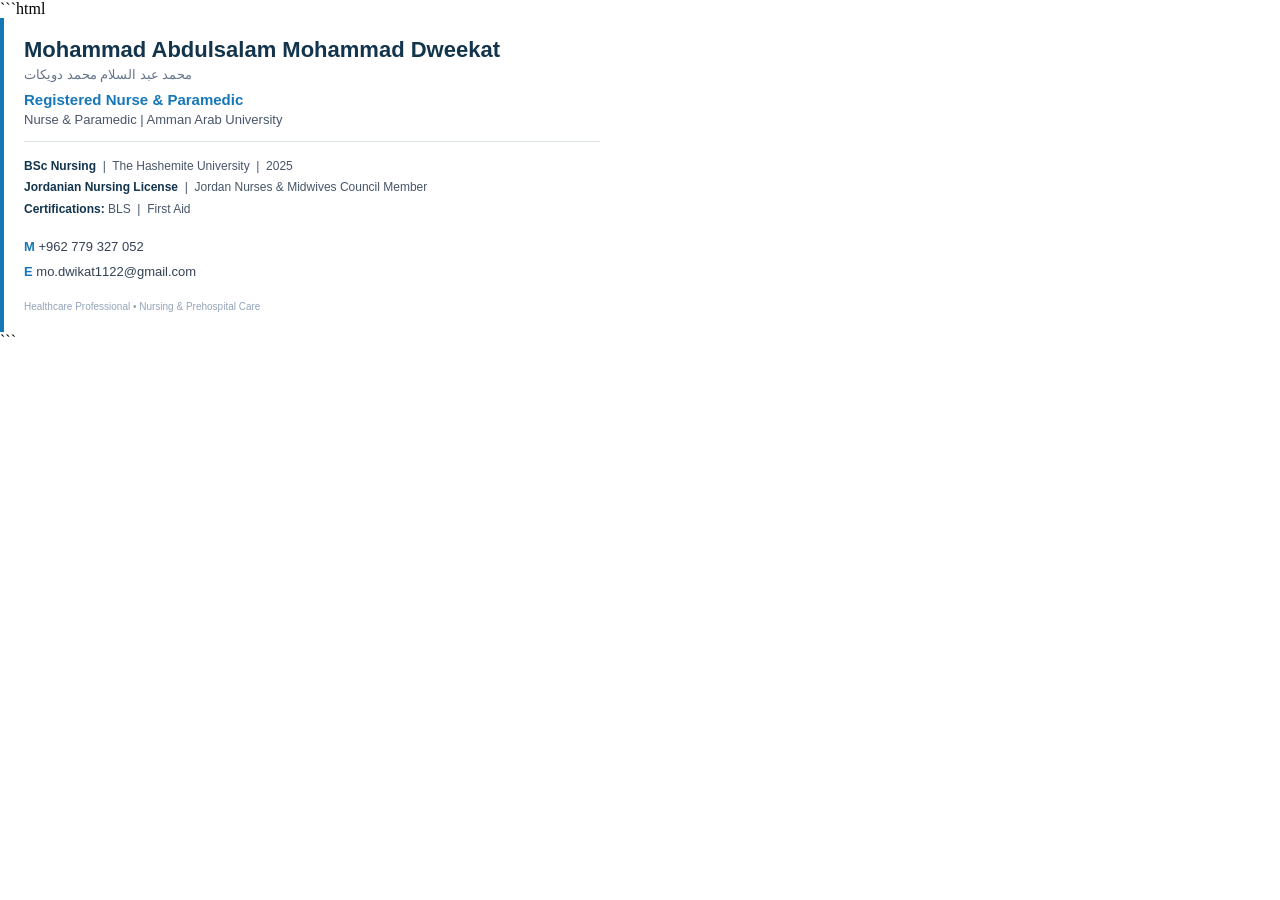
<file: mymail.html>
```html
<!DOCTYPE html>
<html lang="en">
<head>
<meta charset="UTF-8">
<meta name="viewport" content="width=device-width, initial-scale=1.0">
<title>Mohammad Dweekat Email Signature</title>
</head>

<body style="margin:0; padding:0; background:#ffffff;">

<table cellpadding="0" cellspacing="0" border="0"
       style="font-family:Arial, Helvetica, sans-serif;
              color:#1f2937;
              max-width:620px;
              width:100%;">

<tr>
<td style="padding:18px 20px; border-left:4px solid #1677b8;">

    <!-- NAME -->
    <div style="font-size:22px;
                font-weight:700;
                color:#12344d;
                line-height:1.3;">
        Mohammad Abdulsalam Mohammad Dweekat
    </div>

    <!-- ARABIC NAME -->
    <div style="font-size:13px;
                color:#64748b;
                margin-top:2px;
                direction:rtl;
                text-align:left;">
        محمد عبد السلام محمد دويكات
    </div>

    <!-- TITLE -->
    <div style="font-size:15px;
                font-weight:600;
                color:#1677b8;
                margin-top:9px;">
        Registered Nurse &amp; Paramedic
    </div>

    <!-- CURRENT POSITION -->
    <div style="font-size:13px;
                color:#475569;
                margin-top:4px;">
        Nurse &amp; Paramedic | Amman Arab University
    </div>

    <!-- DIVIDER -->
    <div style="height:1px;
                background:#dbe4ea;
                margin:14px 0;
                width:100%;">
    </div>

    <!-- QUALIFICATIONS -->
    <div style="font-size:12px;
                line-height:1.8;
                color:#475569;">

        <strong style="color:#12344d;">BSc Nursing</strong>
        &nbsp;|&nbsp; The Hashemite University
        &nbsp;|&nbsp; 2025
        <br>

        <strong style="color:#12344d;">Jordanian Nursing License</strong>
        &nbsp;|&nbsp; Jordan Nurses &amp; Midwives Council Member
        <br>

        <strong style="color:#12344d;">Certifications:</strong>
        BLS &nbsp;|&nbsp; First Aid

    </div>

    <!-- CONTACT -->
    <div style="margin-top:15px;
                font-size:13px;
                line-height:1.9;">

        <span style="color:#1677b8; font-weight:700;">M</span>
        <a href="tel:+962779327052"
           style="color:#334155;
                  text-decoration:none;">
            +962 779 327 052
        </a>

        <br>

        <span style="color:#1677b8; font-weight:700;">E</span>
        <a href="mailto:mo.dwikat1122@gmail.com"
           style="color:#334155;
                  text-decoration:none;">
            mo.dwikat1122@gmail.com
        </a>

    </div>

    <!-- PROFESSIONAL FOOTER -->
    <div style="margin-top:14px;
                font-size:10px;
                color:#94a3b8;
                line-height:1.5;">
        Healthcare Professional • Nursing &amp; Prehospital Care
    </div>

</td>
</tr>

</table>

</body>
</html>
```
</file>
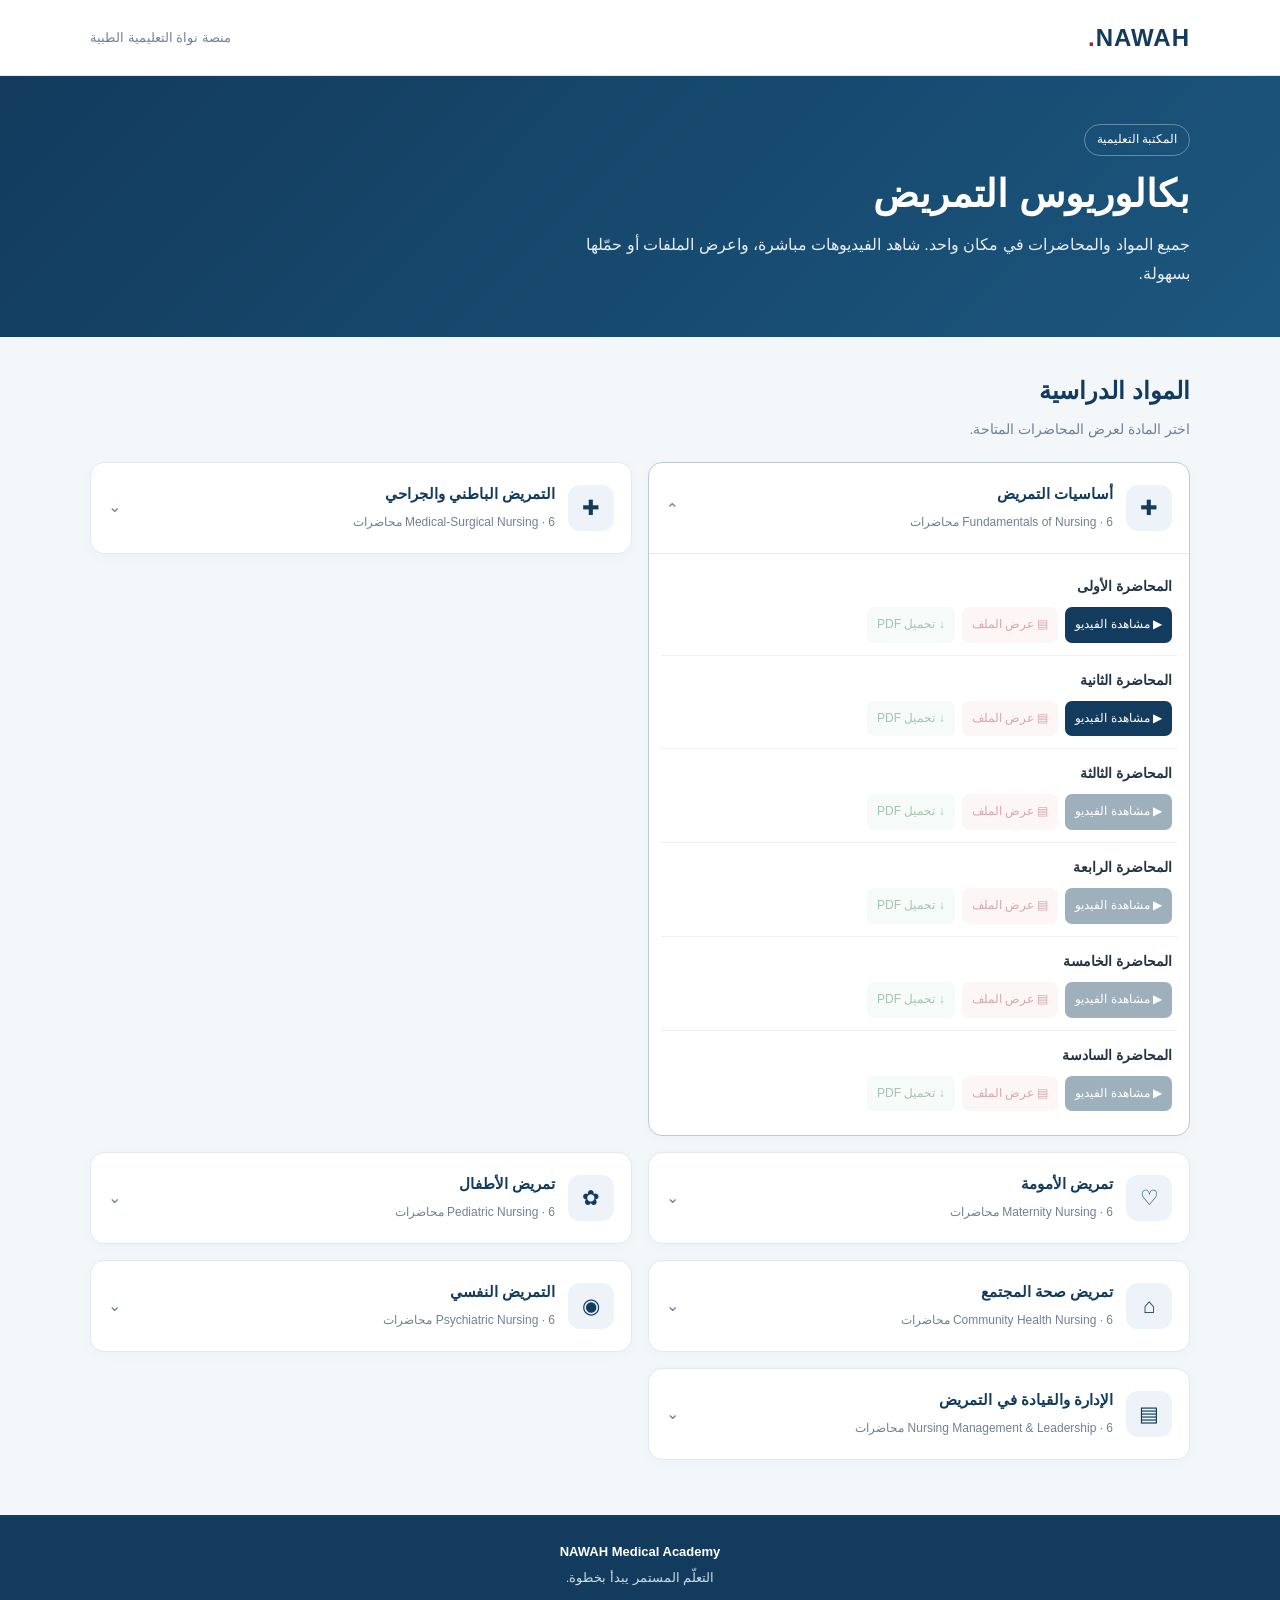
<file: NAWAH_Bachelor_Nursing_fixed.html>
<!DOCTYPE html>
<html lang="ar" dir="rtl">
<head>
<meta charset="UTF-8">
<meta name="viewport" content="width=device-width, initial-scale=1.0">
<title>بكالوريوس التمريض | NAWAH</title>

<style>
:root {
  --navy: #123b5d;
  --burgundy: #9e2636;
  --light: #f4f7fa;
  --white: #ffffff;
  --text: #243447;
  --muted: #718096;
  --border: #e3e9ef;
}

* {
  box-sizing: border-box;
}

body {
  margin: 0;
  font-family: Arial, Tahoma, sans-serif;
  background: var(--light);
  color: var(--text);
  line-height: 1.8;
}

button, a {
  font: inherit;
}

button {
  cursor: pointer;
}

.container {
  width: min(1100px, 92%);
  margin: auto;
}

/* Header */
.header {
  background: var(--white);
  border-bottom: 1px solid var(--border);
  padding: 16px 0;
}

.header-content {
  display: flex;
  align-items: center;
  justify-content: space-between;
  gap: 15px;
}

.brand {
  color: var(--navy);
  font-size: 24px;
  font-weight: 800;
  letter-spacing: 1px;
}

.brand span {
  color: var(--burgundy);
}

.header-label {
  color: var(--muted);
  font-size: 13px;
}

/* Hero */
.hero {
  background: linear-gradient(135deg, #123b5d, #1c567e);
  color: white;
  padding: 48px 0;
}

.hero h1 {
  margin: 0 0 10px;
  font-size: clamp(26px, 5vw, 38px);
  line-height: 1.4;
}

.hero p {
  max-width: 650px;
  margin: 0;
  color: #e6eef5;
}

.hero-tag {
  display: inline-block;
  margin-bottom: 12px;
  padding: 4px 12px;
  border: 1px solid #ffffff55;
  border-radius: 20px;
  font-size: 12px;
}

/* Main */
.main {
  padding: 32px 0 55px;
}

.section-heading {
  margin-bottom: 20px;
}

.section-heading h2 {
  margin: 0 0 5px;
  color: var(--navy);
  font-size: 24px;
}

.section-heading p {
  margin: 0;
  color: var(--muted);
  font-size: 14px;
}

.subjects {
  display: grid;
  grid-template-columns: repeat(2, minmax(0, 1fr));
  gap: 16px;
}

.subject-card {
  align-self: start;
  background: white;
  border: 1px solid var(--border);
  border-radius: 14px;
  overflow: hidden;
  box-shadow: 0 3px 12px #123b5d08;
}

.subject-card[open] {
  border-color: #b9cbd9;
}

.subject-card summary {
  list-style: none;
  cursor: pointer;
  display: flex;
  align-items: center;
  gap: 13px;
  padding: 17px;
}

.subject-card summary::-webkit-details-marker {
  display: none;
}

.subject-icon {
  display: grid;
  place-items: center;
  flex: 0 0 46px;
  width: 46px;
  height: 46px;
  border-radius: 12px;
  background: #edf3f8;
  color: var(--navy);
  font-size: 21px;
}

.subject-info {
  flex: 1;
  min-width: 0;
}

.subject-info strong {
  display: block;
  color: var(--navy);
  font-size: 15px;
}

.subject-info small {
  color: var(--muted);
  font-size: 12px;
}

.chevron {
  color: var(--muted);
  transition: transform .2s;
}

.subject-card[open] .chevron {
  transform: rotate(180deg);
}

.lecture-list {
  border-top: 1px solid var(--border);
  padding: 8px 12px 12px;
}

.lecture {
  padding: 12px 5px;
  border-bottom: 1px solid #edf0f4;
}

.lecture:last-child {
  border-bottom: 0;
}

.lecture-title {
  font-size: 14px;
  font-weight: 700;
  margin-bottom: 8px;
}

.lecture-actions {
  display: flex;
  flex-wrap: wrap;
  gap: 7px;
}

.action {
  display: inline-flex;
  justify-content: center;
  align-items: center;
  gap: 5px;
  border: 0;
  border-radius: 7px;
  padding: 7px 10px;
  font-size: 12px;
  text-decoration: none;
  transition: opacity .2s;
}

.action:hover {
  opacity: .85;
}

.watch-btn {
  background: var(--navy);
  color: white;
}

.pdf-btn {
  background: #f8e9eb;
  color: var(--burgundy);
}

.download-btn {
  background: #eaf4ee;
  color: #216c43;
}

.action:disabled {
  opacity: .4;
  cursor: not-allowed;
}

/* Inline video player */
.video-section {
  margin-top: 28px;
  padding: 18px;
  background: white;
  border: 1px solid var(--border);
  border-radius: 16px;
  box-shadow: 0 5px 20px #123b5d0a;
  scroll-margin-top: 20px;
}

.video-section[hidden] {
  display: none;
}

.player-header {
  display: flex;
  justify-content: space-between;
  align-items: center;
  gap: 12px;
  margin-bottom: 14px;
}

.player-header h3 {
  color: var(--navy);
  font-size: 17px;
  margin: 0;
}

.close-btn {
  border: 0;
  background: #f0f2f5;
  color: #3d4b5a;
  border-radius: 8px;
  padding: 7px 12px;
  white-space: nowrap;
}

.video-frame {
  width: 100%;
  aspect-ratio: 16 / 9;
  background: #0a0a0a;
  border-radius: 10px;
  overflow: hidden;
}

.video-frame iframe {
  display: block;
  width: 100%;
  height: 100%;
  border: 0;
}

.player-note {
  color: var(--muted);
  font-size: 12px;
  margin: 10px 0 0;
}

/* PDF modal */
.pdf-modal {
  position: fixed;
  inset: 0;
  z-index: 9999;
  display: none;
  align-items: center;
  justify-content: center;
  padding: 18px;
  background: rgba(8, 23, 36, .78);
}

.pdf-modal.active {
  display: flex;
}

.pdf-dialog {
  display: flex;
  flex-direction: column;
  width: min(1000px, 100%);
  height: min(88vh, 850px);
  background: white;
  border-radius: 14px;
  padding: 15px;
  overflow: hidden;
}

.pdf-dialog .player-header {
  flex-shrink: 0;
}

.pdf-dialog iframe {
  width: 100%;
  flex: 1;
  min-height: 0;
  border: 0;
  background: #f0f0f0;
  border-radius: 8px;
}

.modal-actions {
  display: flex;
  gap: 8px;
  margin-top: 10px;
}

.modal-actions a {
  text-decoration: none;
}

/* Footer */
.footer {
  background: var(--navy);
  color: white;
  padding: 22px 0;
  text-align: center;
  font-size: 13px;
}

.footer p {
  margin: 3px 0;
}

.footer .subtle {
  color: #d0dce6;
}

body.modal-open {
  overflow: hidden;
}

@media (max-width: 700px) {
  .subjects {
    grid-template-columns: 1fr;
  }

  .hero {
    padding: 35px 0;
  }

  .header-label {
    display: none;
  }

  .video-section {
    padding: 12px;
  }

  .player-header h3 {
    font-size: 14px;
  }

  .action {
    font-size: 11px;
    padding: 7px 8px;
  }

  .pdf-modal {
    padding: 7px;
  }

  .pdf-dialog {
    height: 94vh;
    padding: 9px;
  }
}
</style>
</head>

<body>

<header class="header">
  <div class="container header-content">
    <div class="brand">NAWAH<span>.</span></div>
    <div class="header-label">منصة نواة التعليمية الطبية</div>
  </div>
</header>

<section class="hero">
  <div class="container">
    <span class="hero-tag">المكتبة التعليمية</span>
    <h1>بكالوريوس التمريض</h1>
    <p>
      جميع المواد والمحاضرات في مكان واحد.
      شاهد الفيديوهات مباشرة، واعرض الملفات أو حمّلها بسهولة.
    </p>
  </div>
</section>

<main class="container main">
  <div class="section-heading">
    <h2>المواد الدراسية</h2>
    <p>اختر المادة لعرض المحاضرات المتاحة.</p>
  </div>

  <div class="subjects" id="subjects"></div>

  <!-- مشغل الفيديو: يبقى داخل الصفحة -->
  <section class="video-section" id="videoSection" hidden>
    <div class="player-header">
      <h3 id="videoTitle">مشاهدة المحاضرة</h3>
      <div style="display:flex;gap:8px;align-items:center;flex-wrap:wrap">
        <a id="openVideoDrive" class="action watch-btn" href="#" target="_blank" rel="noopener">
          فتح الفيديو في Google Drive ↗
        </a>
        <button class="close-btn" onclick="closeVideo()">
          إغلاق الفيديو ✕
        </button>
      </div>
    </div>

    <div class="video-frame">
      <iframe
        id="videoFrame"
        src=""
        title="مشغل المحاضرات"
        allow="autoplay; fullscreen; picture-in-picture"
        allowfullscreen>
      </iframe>
    </div>

    <p class="player-note">
      إذا لم يعمل العرض داخل الصفحة، اضغط «فتح الفيديو في Google Drive».
      يجب أن يكون الملف فيديو وأن تكون صلاحية المشاركة «أي شخص لديه الرابط – مشاهد».
    </p>
  </section>
</main>

<!-- نافذة عرض PDF -->
<div
  class="pdf-modal"
  id="pdfModal"
  role="dialog"
  aria-modal="true"
  aria-label="عرض ملف المحاضرة"
  onclick="if(event.target === this) closePDF()">

  <div class="pdf-dialog">
    <div class="player-header">
      <h3 id="pdfTitle">ملف المحاضرة</h3>
      <button class="close-btn" onclick="closePDF()">
        إغلاق ✕
      </button>
    </div>

    <iframe id="pdfFrame" src="" title="معاينة ملف PDF"></iframe>

    <div class="modal-actions">
      <a
        id="pdfDownload"
        class="action download-btn"
        href="#"
        target="_self">
        ⬇ تحميل الملف
      </a>
    </div>
  </div>
</div>

<footer class="footer">
  <div class="container">
    <p><strong>NAWAH Medical Academy</strong></p>
    <p class="subtle">التعلّم المستمر يبدأ بخطوة.</p>
  </div>
</footer>

<script>
/*
=====================================================
إعداد المحاضرات
=====================================================

لكل محاضرة:
videoId = معرّف فيديو Google Drive فقط.
pdfId   = معرّف ملف PDF على Google Drive فقط.

مثال:
https://drive.google.com/file/d/ABC123XYZ/view

المعرّف هو:
ABC123XYZ

إذا لم يتوفر فيديو أو ملف، اترك القيمة فارغة:
videoId: "",
pdfId: ""

لا تضع رابط المعاينة الكامل مكان المعرّف.
*/

const subjects = [
  {
    name: "أساسيات التمريض",
    english: "Fundamentals of Nursing",
    icon: "✚",
    code: "fundamentals",
    lectures: [
      { title: "المحاضرة الأولى", videoId: "1y6gwa4_m0dGif2GMRZhmZuEf7PIOPR79", pdfId: "" },
      { title: "المحاضرة الثانية", videoId: "1y6gwa4_m0dGif2GMRZhmZuEf7PIOPR79", pdfId: "" },
      { title: "المحاضرة الثالثة", videoId: "", pdfId: "" },
      { title: "المحاضرة الرابعة", videoId: "", pdfId: "" },
      { title: "المحاضرة الخامسة", videoId: "", pdfId: "" },
      { title: "المحاضرة السادسة", videoId: "", pdfId: "" }
    ]
  },
  {
    name: "التمريض الباطني والجراحي",
    english: "Medical-Surgical Nursing",
    icon: "✚",
    code: "adult",
    lectures: [
      { title: "المحاضرة الأولى", videoId: "", pdfId: "" },
      { title: "المحاضرة الثانية", videoId: "", pdfId: "" },
      { title: "المحاضرة الثالثة", videoId: "", pdfId: "" },
      { title: "المحاضرة الرابعة", videoId: "", pdfId: "" },
      { title: "المحاضرة الخامسة", videoId: "", pdfId: "" },
      { title: "المحاضرة السادسة", videoId: "", pdfId: "" }
    ]
  },
  {
    name: "تمريض الأمومة",
    english: "Maternity Nursing",
    icon: "♡",
    code: "maternity",
    lectures: [
      { title: "المحاضرة الأولى", videoId: "", pdfId: "" },
      { title: "المحاضرة الثانية", videoId: "", pdfId: "" },
      { title: "المحاضرة الثالثة", videoId: "", pdfId: "" },
      { title: "المحاضرة الرابعة", videoId: "", pdfId: "" },
      { title: "المحاضرة الخامسة", videoId: "", pdfId: "" },
      { title: "المحاضرة السادسة", videoId: "", pdfId: "" }
    ]
  },
  {
    name: "تمريض الأطفال",
    english: "Pediatric Nursing",
    icon: "✿",
    code: "pediatrics",
    lectures: [
      { title: "المحاضرة الأولى", videoId: "", pdfId: "" },
      { title: "المحاضرة الثانية", videoId: "", pdfId: "" },
      { title: "المحاضرة الثالثة", videoId: "", pdfId: "" },
      { title: "المحاضرة الرابعة", videoId: "", pdfId: "" },
      { title: "المحاضرة الخامسة", videoId: "", pdfId: "" },
      { title: "المحاضرة السادسة", videoId: "", pdfId: "" }
    ]
  },
  {
    name: "تمريض صحة المجتمع",
    english: "Community Health Nursing",
    icon: "⌂",
    code: "community",
    lectures: [
      { title: "المحاضرة الأولى", videoId: "", pdfId: "" },
      { title: "المحاضرة الثانية", videoId: "", pdfId: "" },
      { title: "المحاضرة الثالثة", videoId: "", pdfId: "" },
      { title: "المحاضرة الرابعة", videoId: "", pdfId: "" },
      { title: "المحاضرة الخامسة", videoId: "", pdfId: "" },
      { title: "المحاضرة السادسة", videoId: "", pdfId: "" }
    ]
  },
  {
    name: "التمريض النفسي",
    english: "Psychiatric Nursing",
    icon: "◉",
    code: "psych",
    lectures: [
      { title: "المحاضرة الأولى", videoId: "", pdfId: "" },
      { title: "المحاضرة الثانية", videoId: "", pdfId: "" },
      { title: "المحاضرة الثالثة", videoId: "", pdfId: "" },
      { title: "المحاضرة الرابعة", videoId: "", pdfId: "" },
      { title: "المحاضرة الخامسة", videoId: "", pdfId: "" },
      { title: "المحاضرة السادسة", videoId: "", pdfId: "" }
    ]
  },
  {
    name: "الإدارة والقيادة في التمريض",
    english: "Nursing Management & Leadership",
    icon: "▤",
    code: "management",
    lectures: [
      { title: "المحاضرة الأولى", videoId: "", pdfId: "" },
      { title: "المحاضرة الثانية", videoId: "", pdfId: "" },
      { title: "المحاضرة الثالثة", videoId: "", pdfId: "" },
      { title: "المحاضرة الرابعة", videoId: "", pdfId: "" },
      { title: "المحاضرة الخامسة", videoId: "", pdfId: "" },
      { title: "المحاضرة السادسة", videoId: "", pdfId: "" }
    ]
  }
];

/* إنشاء كروت المواد والمحاضرات */
function renderSubjects() {
  const container = document.getElementById("subjects");

  container.innerHTML = subjects.map((subject, subjectIndex) => {
    const lecturesHTML = subject.lectures.map((lecture, lectureIndex) => {
      const title = `${subject.name} — ${lecture.title}`;
      const videoAvailable = Boolean(lecture.videoId.trim());
      const pdfAvailable = Boolean(lecture.pdfId.trim());

      return `
        <div class="lecture">
          <div class="lecture-title">
            ${escapeHTML(lecture.title)}
          </div>

          <div class="lecture-actions">
            <button
              class="action watch-btn"
              ${videoAvailable ? "" : "disabled"}
              onclick="playLecture(
                ${JSON.stringify(lecture.videoId)},
                ${JSON.stringify(title)}
              )">
              ▶ مشاهدة الفيديو
            </button>

            <button
              class="action pdf-btn"
              ${pdfAvailable ? "" : "disabled"}
              onclick="openPDF(
                ${JSON.stringify(lecture.pdfId)},
                ${JSON.stringify(title)}
              )">
              ▤ عرض الملف
            </button>

            <button
              class="action download-btn"
              ${pdfAvailable ? "" : "disabled"}
              onclick="downloadPDF(
                ${JSON.stringify(lecture.pdfId)}
              )">
              ↓ تحميل PDF
            </button>
          </div>
        </div>
      `;
    }).join("");

    return `
      <details class="subject-card" ${subjectIndex === 0 ? "open" : ""}>
        <summary>
          <div class="subject-icon">${subject.icon}</div>

          <div class="subject-info">
            <strong>${escapeHTML(subject.name)}</strong>
            <small>
              ${escapeHTML(subject.english)} ·
              ${subject.lectures.length} محاضرات
            </small>
          </div>

          <span class="chevron">⌄</span>
        </summary>

        <div class="lecture-list">
          ${lecturesHTML}
        </div>
      </details>
    `;
  }).join("");
}

/* حماية النصوص المعروضة */
function escapeHTML(value) {
  return String(value).replace(/[&<>"']/g, character => ({
    "&": "&amp;",
    "<": "&lt;",
    ">": "&gt;",
    '"': "&quot;",
    "'": "&#39;"
  })[character]);
}

/* استخراج معرّف الملف من رابط Drive أو قبول المعرّف مباشرة */
function getDriveFileId(value) {
  if (!value) return "";
  const input = String(value).trim();

  // Accept a bare ID, /file/d/ID/view, open?id=ID, or uc?id=ID.
  const patterns = [
    /drive\.google\.com\/file\/d\/([^/?#]+)/i,
    /[?&]id=([^&#]+)/i,
    /drive\.google\.com\/open\?id=([^&#]+)/i
  ];

  for (const pattern of patterns) {
    const match = input.match(pattern);
    if (match && match[1]) return decodeURIComponent(match[1]);
  }

  // Bare Drive IDs normally contain letters, numbers, underscores, and hyphens.
  if (/^[A-Za-z0-9_-]+$/.test(input)) return input;
  return "";
}

function getPreviewURL(fileId) {
  const id = getDriveFileId(fileId);
  return id ? "https://drive.google.com/file/d/" + encodeURIComponent(id) + "/preview" : "";
}

function getViewURL(fileId) {
  const id = getDriveFileId(fileId);
  return id ? "https://drive.google.com/file/d/" + encodeURIComponent(id) + "/view" : "";
}

/* تشغيل الفيديو داخل الصفحة مع رابط بديل مباشر */
function playLecture(fileId, title) {
  const id = getDriveFileId(fileId);

  if (!id) {
    alert("رابط المحاضرة غير مضاف بعد.");
    return;
  }

  const section = document.getElementById("videoSection");
  const frame = document.getElementById("videoFrame");
  const driveLink = document.getElementById("openVideoDrive");

  document.getElementById("videoTitle").textContent = title;
  frame.src = getPreviewURL(id);
  driveLink.href = getViewURL(id);
  section.hidden = false;

  section.scrollIntoView({ behavior: "smooth", block: "start" });
}

/* إيقاف الفيديو وإغلاق المشغل */
function closeVideo() {
  document.getElementById("videoFrame").src = "";
  document.getElementById("openVideoDrive").href = "#";
  document.getElementById("videoSection").hidden = true;
}

/* عرض PDF داخل نافذة منبثقة */
function openPDF(fileId, title) {
  const id = getDriveFileId(fileId);
  if (!id) {
    alert("رابط ملف PDF غير مضاف بعد.");
    return;
  }

  const modal = document.getElementById("pdfModal");
  document.getElementById("pdfTitle").textContent = title;
  document.getElementById("pdfFrame").src = getPreviewURL(id);
  document.getElementById("pdfDownload").href = getDownloadURL(id);
  modal.classList.add("active");
  document.body.classList.add("modal-open");
}

/* رابط تنزيل PDF */
function getDownloadURL(fileId) {
  const id = getDriveFileId(fileId);
  return id ? "https://drive.google.com/uc?export=download&id=" + encodeURIComponent(id) : "#";
}

function downloadPDF(fileId) {
  const url = getDownloadURL(fileId);
  if (url === "#") {
    alert("رابط ملف PDF غير مضاف بعد.");
    return;
  }
  window.open(url, "_blank", "noopener");
}

/* إغلاق نافذة PDF */
function closePDF() {
  document.getElementById("pdfFrame").src = "";
  document.getElementById("pdfModal").classList.remove("active");
  document.body.classList.remove("modal-open");
}

/* زر Escape يغلق نافذة PDF */
document.addEventListener("keydown", function(event) {
  if (event.key === "Escape") {
    closePDF();
  }
});

/* تشغيل الصفحة */
renderSubjects();
</script>

</body>
</html>
</file>
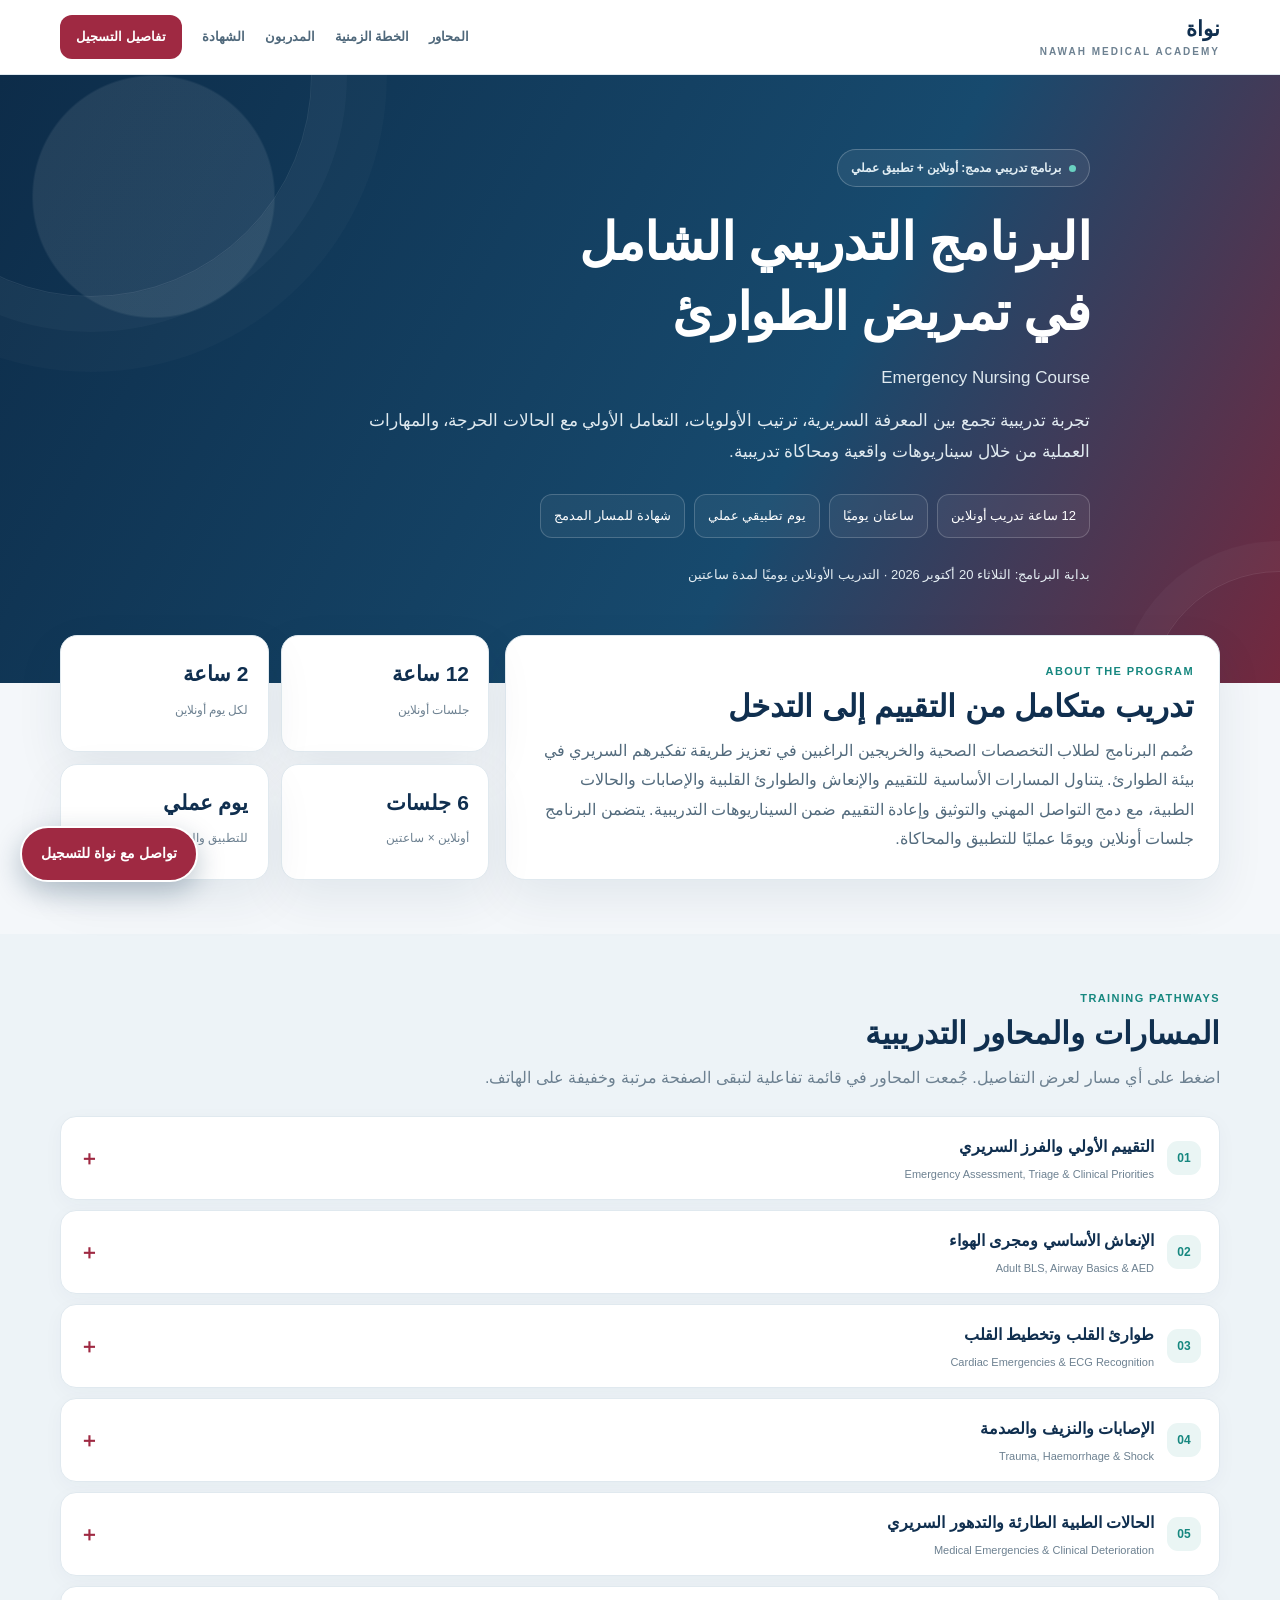
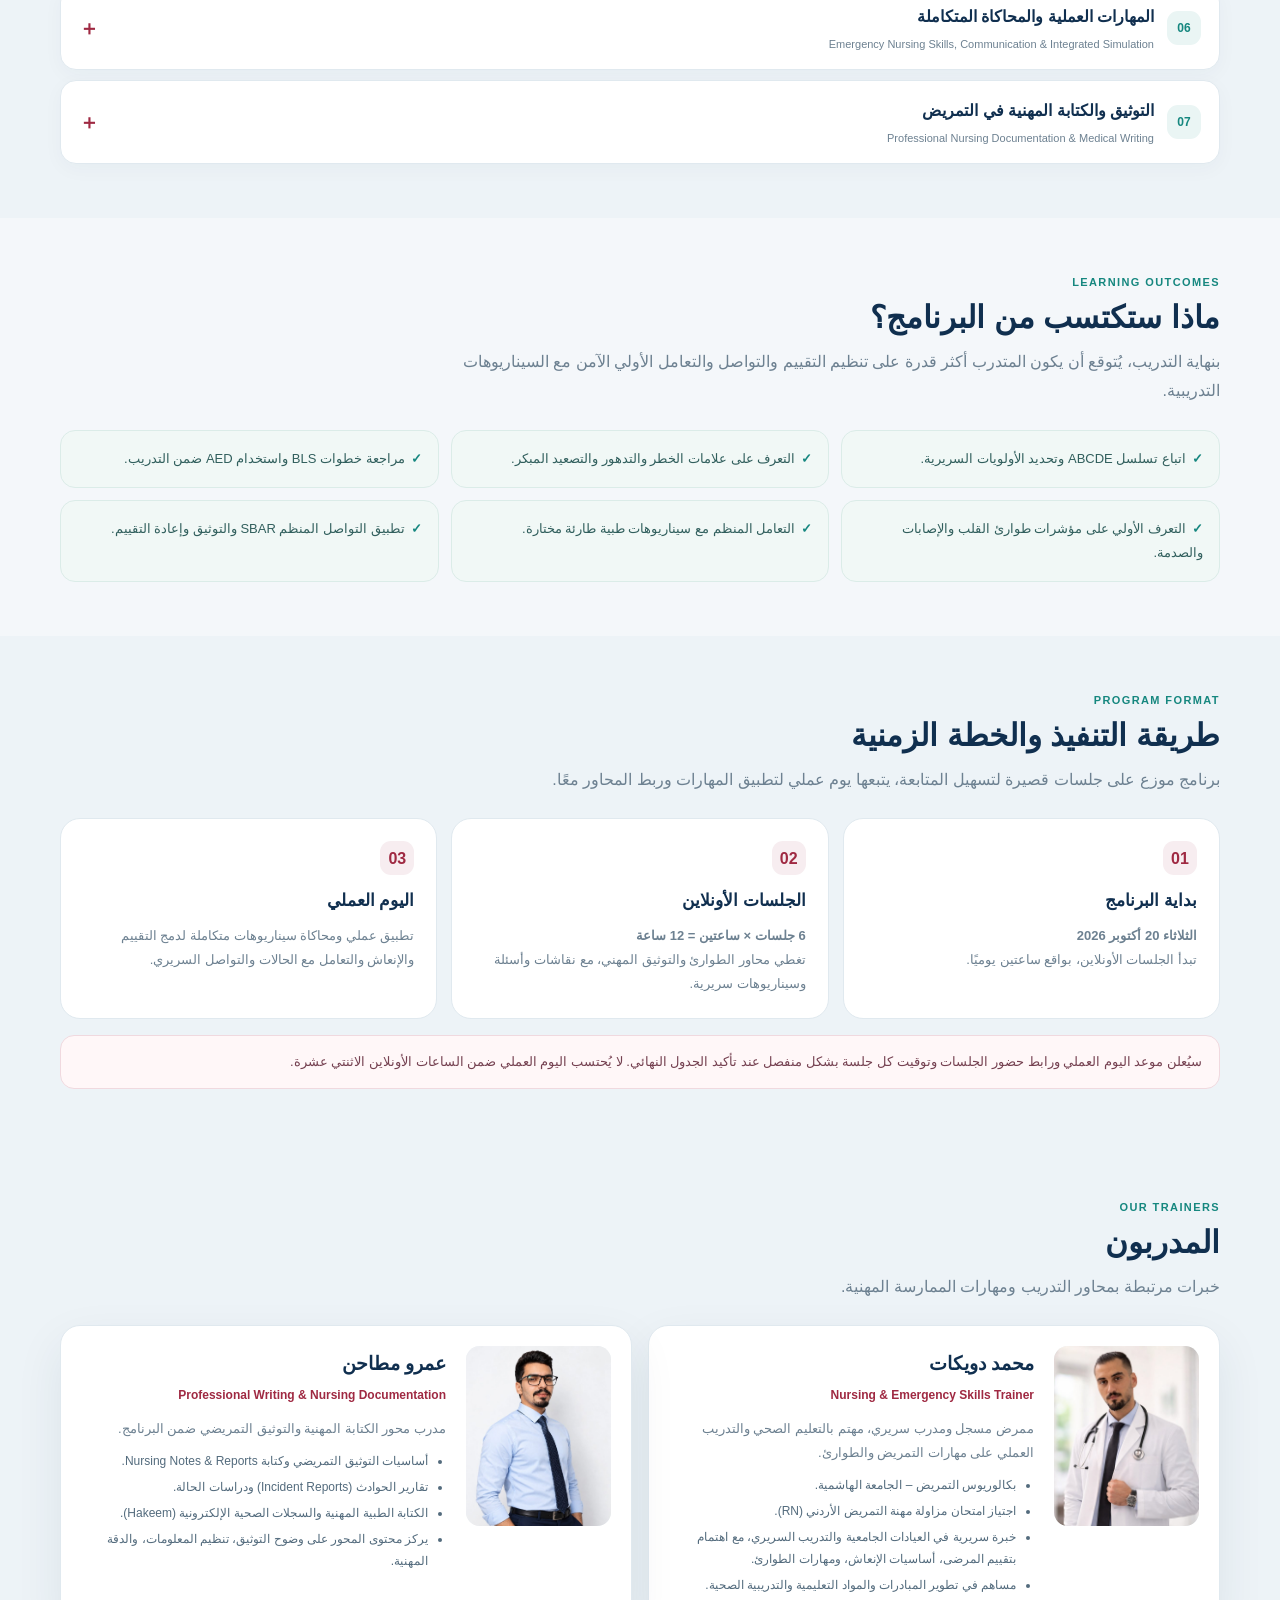
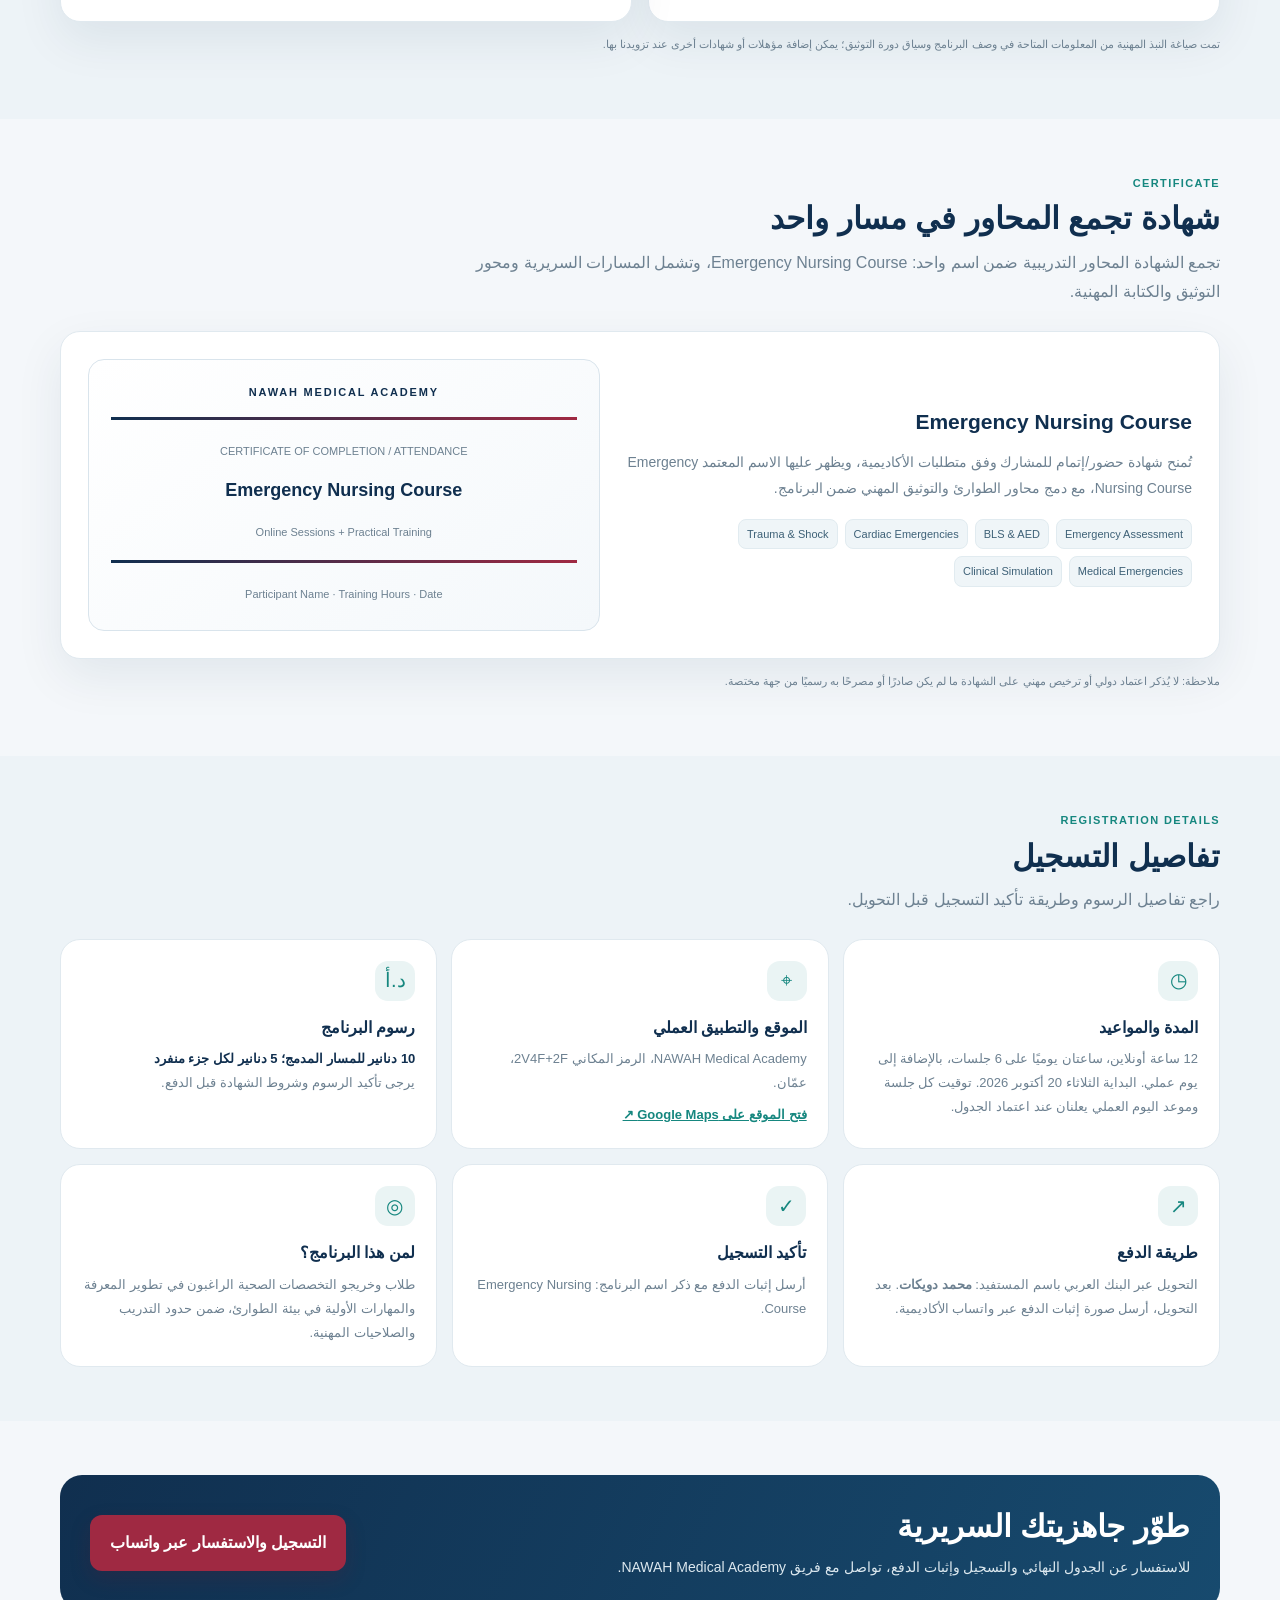
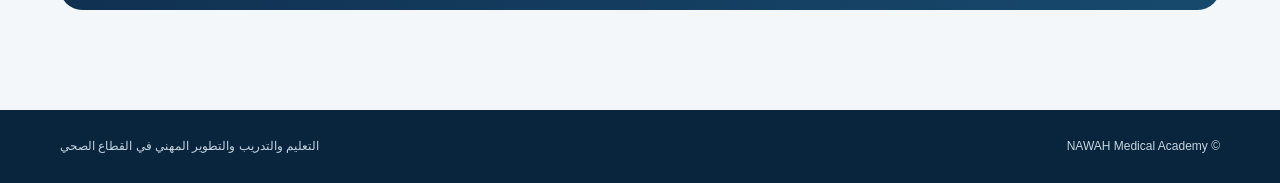
<file: NAWAH_Emergency_Nursing_Course_Optimized.html>
<!doctype html>
<html lang="ar" dir="rtl">
<head>
<meta charset="utf-8">
<meta name="viewport" content="width=device-width, initial-scale=1">
<meta name="description" content="Emergency Nursing Course من NAWAH Medical Academy">
<title>البرنامج الشامل في تمريض الطوارئ | NAWAH</title>
<style>
:root{
 --navy:#102f4f;--navy2:#17466a;--red:#9f2942;--teal:#16877f;
 --ink:#18354d;--muted:#6d8191;--line:#e0e9ef;--paper:#fff;
 --bg:#f4f7fa;--soft:#edf4f7;--shadow:0 18px 48px rgba(16,47,79,.08)
}
*{box-sizing:border-box}
html{scroll-behavior:smooth}
body{margin:0;background:var(--bg);color:var(--ink);font-family:Tahoma,Arial,sans-serif;line-height:1.85}
a{color:inherit;text-decoration:none}
.wrap{width:min(1160px,calc(100% - 36px));margin:auto}
.top{background:#fff;border-bottom:1px solid var(--line);position:sticky;top:0;z-index:20}
.nav{min-height:74px;display:flex;align-items:center;justify-content:space-between;gap:16px}
.brand{font-weight:900;font-size:21px;color:var(--navy);line-height:1.2}
.brand small{display:block;font-size:10px;letter-spacing:2px;color:var(--muted);margin-top:5px;direction:ltr}
.navlinks{display:flex;gap:20px;align-items:center;font-size:13px;font-weight:700;color:#4f687b}
.navlinks a:hover{color:var(--red)}
.nav-cta{background:var(--red);color:#fff!important;padding:10px 16px;border-radius:12px}
.hero{position:relative;overflow:hidden;color:#fff;background:radial-gradient(circle at 12% 20%,#ffffff16 0 120px,transparent 122px),linear-gradient(118deg,#0d2c49 0%,#174a6e 62%,#74283e 100%);padding:74px 0 96px}
.hero:before,.hero:after{content:"";position:absolute;border:1px solid #ffffff18;border-radius:50%;pointer-events:none}
.hero:before{width:440px;height:440px;left:-130px;top:-220px;box-shadow:0 0 0 35px #ffffff07,0 0 0 75px #ffffff05}
.hero:after{width:260px;height:260px;right:-130px;bottom:-150px;box-shadow:0 0 0 30px #ffffff08}
.hero-inner{position:relative;z-index:1;max-width:900px}
.eyebrow{display:inline-flex;align-items:center;gap:8px;border:1px solid #ffffff38;background:#ffffff10;border-radius:999px;padding:7px 13px;font-size:12px;font-weight:800;color:#e1edf3}
.dot{width:7px;height:7px;border-radius:50%;background:#69d1c1;display:inline-block}
h1{font-size:clamp(30px,4.6vw,52px);line-height:1.35;margin:20px 0 14px;letter-spacing:-.6px}
.hero p{font-size:17px;color:#e0eaf0;max-width:760px;margin:0}
.hero-pills{display:flex;flex-wrap:wrap;gap:9px;margin-top:26px}
.pill{font-size:13px;padding:9px 13px;border:1px solid #ffffff30;border-radius:12px;background:#ffffff0d}
.hero-bottom{margin-top:25px;font-size:13px;color:#e4edf2}
.section{padding:54px 0}
.section.tint{background:#edf3f7}
.head{margin-bottom:24px}
.kicker{font-size:11px;letter-spacing:1.4px;color:var(--teal);font-weight:900}
h2{font-size:clamp(23px,3vw,31px);line-height:1.4;color:var(--navy);margin:4px 0 7px}
.head p{margin:0;color:var(--muted);max-width:780px}
.overview{display:grid;grid-template-columns:1.25fr .75fr;gap:16px;margin-top:-48px;position:relative;z-index:2}
.panel,.card,.info-card,.module,.schedule-card,.certificate{background:#fff;border:1px solid var(--line);border-radius:20px;box-shadow:var(--shadow)}
.panel{padding:25px}
.panel p{margin:0;color:#536b7d}
.stats{display:grid;grid-template-columns:repeat(2,minmax(0,1fr));gap:12px}
.stat{background:#fff;border:1px solid var(--line);border-radius:17px;padding:19px;box-shadow:var(--shadow)}
.stat strong{display:block;color:var(--navy);font-size:21px}
.stat span{font-size:12px;color:var(--muted)}
.grid3{display:grid;grid-template-columns:repeat(3,minmax(0,1fr));gap:15px}
.module{padding:22px;position:relative;overflow:hidden;box-shadow:0 8px 26px rgba(16,47,79,.045)}
.module:before{content:"";position:absolute;inset:0 0 auto;height:4px;background:linear-gradient(90deg,var(--teal),var(--navy2))}
.module .num{display:inline-grid;place-items:center;width:38px;height:38px;background:#eaf5f4;color:var(--teal);font-weight:900;border-radius:12px;margin-bottom:13px}
.module h3{margin:0 0 7px;color:var(--navy);font-size:17px;line-height:1.5}
.module p{margin:0;color:var(--muted);font-size:13px}
.tags{display:flex;flex-wrap:wrap;gap:7px;margin-top:13px}
.tag{font-size:11px;color:#3e6177;background:#eff5f8;border:1px solid #e1ebf0;padding:4px 8px;border-radius:8px}
.outcomes{display:grid;grid-template-columns:repeat(3,minmax(0,1fr));gap:12px}
.outcome{border:1px solid #dbece8;background:#f1f8f6;padding:16px;border-radius:15px;font-size:13px;color:#315f5d}
.check{font-weight:900;color:var(--teal);margin-left:6px}
.timeline{display:grid;grid-template-columns:repeat(3,minmax(0,1fr));gap:14px}
.schedule-card{padding:22px;box-shadow:none}
.schedule-card .step{display:inline-grid;place-items:center;width:34px;height:34px;background:#f7edf0;color:var(--red);font-weight:900;border-radius:11px;margin-bottom:10px}
.schedule-card h3{margin:0 0 7px;color:var(--navy);font-size:17px}
.schedule-card p{margin:0;color:var(--muted);font-size:13px}
.notice{margin-top:16px;border:1px solid #f0d9df;background:#fff7f8;color:#754151;padding:14px 17px;border-radius:14px;font-size:13px}
.certificate{padding:27px;display:grid;grid-template-columns:1fr .9fr;gap:24px;align-items:center}
.certificate h3{margin:0 0 8px;color:var(--navy);font-size:21px}
.certificate p{margin:0;color:var(--muted);font-size:14px}
.cert-preview{border:1px solid #d9e4ec;border-radius:16px;padding:22px;text-align:center;background:linear-gradient(145deg,#fff,#f4f8fb)}
.cert-preview .academy{font-size:11px;letter-spacing:1.8px;color:var(--navy);font-weight:900;direction:ltr}
.cert-preview .line{height:3px;background:linear-gradient(90deg,var(--navy),var(--red));margin:15px 0}
.cert-preview strong{display:block;color:var(--navy);font-size:18px;line-height:1.5}
.cert-preview span{font-size:11px;color:var(--muted)}
.logistics{display:grid;grid-template-columns:repeat(3,minmax(0,1fr));gap:14px}
.info-card{padding:21px;box-shadow:none}
.info-card .icon{width:40px;height:40px;display:grid;place-items:center;border-radius:13px;background:#eaf4f4;color:var(--teal);font-size:20px;margin-bottom:12px}
.info-card h3{margin:0 0 5px;color:var(--navy);font-size:16px}
.info-card p{margin:0;color:var(--muted);font-size:13px}
.fine{font-size:11px;color:var(--muted);margin-top:12px}
.cta{display:flex;align-items:center;justify-content:space-between;gap:20px;background:linear-gradient(115deg,#102f4f,#174a6e);padding:30px;border-radius:22px;color:#fff}
.cta h2{color:#fff;margin:0 0 6px}.cta p{margin:0;color:#dce8ef;font-size:14px}
.button{display:inline-flex;align-items:center;justify-content:center;background:var(--red);color:#fff;padding:13px 20px;border-radius:12px;font-weight:900;white-space:nowrap;box-shadow:0 8px 20px #64192b35}
.footer{background:#09243d;color:#c4d5df;padding:25px 0;font-size:12px;margin-top:46px}
.footer-inner{display:flex;justify-content:space-between;gap:12px;flex-wrap:wrap}
.float{position:fixed;z-index:30;left:20px;bottom:18px;background:var(--red);color:#fff;padding:13px 19px;border-radius:999px;box-shadow:0 10px 28px #092d4b45;font-weight:900;font-size:14px;border:2px solid white}
@media(max-width:850px){.navlinks a:not(.nav-cta){display:none}.overview{grid-template-columns:1fr}.grid3{grid-template-columns:repeat(2,minmax(0,1fr))}.outcomes{grid-template-columns:repeat(2,minmax(0,1fr))}.certificate{grid-template-columns:1fr}.logistics,.timeline{grid-template-columns:1fr}}
@media(max-width:560px){.wrap{width:min(100% - 26px,1160px)}.hero{padding:53px 0 76px}.hero p{font-size:15px}.section{padding:38px 0}.grid3,.outcomes,.stats{grid-template-columns:1fr}.overview{margin-top:-35px}.panel{padding:20px}.cta{align-items:flex-start;flex-direction:column;padding:23px}.float{left:12px;right:12px;bottom:10px;text-align:center}.footer{padding-bottom:80px}}

.pathway-list{display:grid;gap:10px}
.pathway{background:#fff;border:1px solid var(--line);border-radius:16px;overflow:hidden;box-shadow:0 5px 20px rgba(16,47,79,.035)}
.pathway summary{list-style:none;cursor:pointer;display:flex;align-items:center;gap:13px;padding:15px 18px;font-weight:900;color:var(--navy)}
.pathway summary::-webkit-details-marker{display:none}
.pathway summary:after{content:"＋";margin-right:auto;color:var(--red);font-size:20px;line-height:1}
.pathway[open] summary:after{content:"−"}
.pathway .pnum{display:grid;place-items:center;min-width:34px;height:34px;border-radius:11px;background:#eaf5f4;color:var(--teal);font-size:12px}
.pathway .psub{display:block;color:var(--muted);font-size:11px;font-weight:500;margin-top:2px}
.pathway-body{padding:0 18px 18px 65px;color:var(--muted);font-size:13px}
.pathway-body p{margin:0 0 9px}
.trainers{display:grid;grid-template-columns:repeat(2,minmax(0,1fr));gap:16px}
.trainer-card{display:grid;grid-template-columns:145px 1fr;gap:20px;align-items:start;background:#fff;border:1px solid var(--line);border-radius:20px;padding:20px;box-shadow:var(--shadow)}
.trainer-photo{width:145px;height:180px;object-fit:cover;object-position:center top;border-radius:14px;background:#edf3f7}
.trainer-card h3{margin:0 0 3px;color:var(--navy);font-size:19px}
.trainer-role{color:var(--red);font-weight:900;font-size:12px;margin-bottom:10px}
.trainer-card p{font-size:13px;color:var(--muted);margin:0 0 9px}
.trainer-card ul{padding-right:18px;margin:7px 0 0;color:#536b7d;font-size:12px}
.trainer-card li{margin:4px 0}
@media(max-width:760px){.trainers{grid-template-columns:1fr}.trainer-card{grid-template-columns:105px 1fr;gap:14px;padding:14px}.trainer-photo{width:105px;height:140px}.pathway-body{padding:0 16px 16px 16px}}

</style>
</head>
<body>
<header class="top">
 <div class="wrap nav">
  <a class="brand" href="../index.html">نواة <small>NAWAH MEDICAL ACADEMY</small></a>
  <nav class="navlinks"><a href="#content">المحاور</a><a href="#schedule">الخطة الزمنية</a><a href="#trainers">المدربون</a><a href="#certificate">الشهادة</a><a class="nav-cta" href="#register">تفاصيل التسجيل</a></nav>
 </div>
</header>

<section class="hero">
 <div class="wrap hero-inner">
  <span class="eyebrow"><span class="dot"></span> برنامج تدريبي مدمج: أونلاين + تطبيق عملي</span>
  <h1>البرنامج التدريبي الشامل<br>في تمريض الطوارئ</h1>
  <p>Emergency Nursing Course</p>
  <p style="margin-top:12px">تجربة تدريبية تجمع بين المعرفة السريرية، ترتيب الأولويات، التعامل الأولي مع الحالات الحرجة، والمهارات العملية من خلال سيناريوهات واقعية ومحاكاة تدريبية.</p>
  <div class="hero-pills">
   <span class="pill">12 ساعة تدريب أونلاين</span><span class="pill">ساعتان يوميًا</span><span class="pill">يوم تطبيقي عملي</span><span class="pill">شهادة للمسار المدمج</span>
  </div>
  <div class="hero-bottom">بداية البرنامج: الثلاثاء 20 أكتوبر 2026 · التدريب الأونلاين يوميًا لمدة ساعتين</div>
 </div>
</section>

<main>
<section class="section" style="padding-top:0">
 <div class="wrap overview">
  <div class="panel">
   <div class="kicker">ABOUT THE PROGRAM</div>
   <h2>تدريب متكامل من التقييم إلى التدخل</h2>
   <p>صُمم البرنامج لطلاب التخصصات الصحية والخريجين الراغبين في تعزيز طريقة تفكيرهم السريري في بيئة الطوارئ. يتناول المسارات الأساسية للتقييم والإنعاش والطوارئ القلبية والإصابات والحالات الطبية، مع دمج التواصل المهني والتوثيق وإعادة التقييم ضمن السيناريوهات التدريبية. يتضمن البرنامج جلسات أونلاين ويومًا عمليًا للتطبيق والمحاكاة.</p>
  </div>
  <div class="stats">
   <div class="stat"><strong>12 ساعة</strong><span>جلسات أونلاين</span></div>
   <div class="stat"><strong>2 ساعة</strong><span>لكل يوم أونلاين</span></div>
   <div class="stat"><strong>6 جلسات</strong><span>أونلاين × ساعتين</span></div>
   <div class="stat"><strong>يوم عملي</strong><span>للتطبيق والمحاكاة</span></div>
  </div>
 </div>
</section>

<section class="section tint" id="content">
 <div class="wrap">
  <div class="head"><div class="kicker">TRAINING PATHWAYS</div><h2>المسارات والمحاور التدريبية</h2><p>اضغط على أي مسار لعرض التفاصيل. جُمعت المحاور في قائمة تفاعلية لتبقى الصفحة مرتبة وخفيفة على الهاتف.</p></div>
  <div class="pathway-list">
   <details class="pathway"><summary><span class="pnum">01</span><span>التقييم الأولي والفرز السريري <span class="psub">Emergency Assessment, Triage & Clinical Priorities</span></span></summary><div class="pathway-body"><p>التقييم المنهجي وفق ABCDE، قياس العلامات الحيوية، التعرف على علامات الخطر، تحديد الأولويات، ومراقبة التدهور وإعادة التقييم.</p><div class="tags"><span class="tag">ABCDE</span><span class="tag">Triage</span><span class="tag">Vital Signs</span><span class="tag">Red Flags</span></div></div></details>
   <details class="pathway"><summary><span class="pnum">02</span><span>الإنعاش الأساسي ومجرى الهواء <span class="psub">Adult BLS, Airway Basics & AED</span></span></summary><div class="pathway-body"><p>التعرف على توقف القلب والتنفس غير الطبيعي، CPR للبالغين، استخدام AED بأمان، أساسيات مجرى الهواء، وتنسيق الاستجابة ضمن الفريق.</p><div class="tags"><span class="tag">CPR</span><span class="tag">AED</span><span class="tag">Airway</span><span class="tag">Team Response</span></div></div></details>
   <details class="pathway"><summary><span class="pnum">03</span><span>طوارئ القلب وتخطيط القلب <span class="psub">Cardiac Emergencies & ECG Recognition</span></span></summary><div class="pathway-body"><p>التعرف الأولي على ألم الصدر ومتلازمات الشريان التاجي الحادة، مبادئ ECG ذي 12 اشتقاقًا، ملاحظة التغيرات الخطرة والتصعيد العاجل.</p><div class="tags"><span class="tag">Chest Pain</span><span class="tag">12-lead ECG</span><span class="tag">ACS</span><span class="tag">Escalation</span></div></div></details>
   <details class="pathway"><summary><span class="pnum">04</span><span>الإصابات والنزيف والصدمة <span class="psub">Trauma, Haemorrhage & Shock</span></span></summary><div class="pathway-body"><p>التقييم الأولي لمصاب الحوادث، التعرف على النزيف المهدد للحياة، السيطرة الأولية على النزيف، مؤشرات الصدمة، التدفئة والتصعيد لفريق الإصابات.</p><div class="tags"><span class="tag">Trauma Assessment</span><span class="tag">Bleeding Control</span><span class="tag">Shock</span></div></div></details>
   <details class="pathway"><summary><span class="pnum">05</span><span>الحالات الطبية الطارئة والتدهور السريري <span class="psub">Medical Emergencies & Clinical Deterioration</span></span></summary><div class="pathway-body"><p>سيناريوهات مثل نقص السكر المصحوب بتغير الوعي، الاشتباه بالعدوى الشديدة، ضيق التنفس، ومتابعة استجابة المريض للتدخلات الأولية.</p><div class="tags"><span class="tag">Hypoglycaemia</span><span class="tag">Severe Infection</span><span class="tag">Altered Consciousness</span><span class="tag">Monitoring</span></div></div></details>
   <details class="pathway"><summary><span class="pnum">06</span><span>المهارات العملية والمحاكاة المتكاملة <span class="psub">Emergency Nursing Skills, Communication & Integrated Simulation</span></span></summary><div class="pathway-body"><p>سيناريوهات متكاملة تجمع التقييم والتدخل وإعادة التقييم، سلامة الخط الوريدي، التواصل المنظم باستخدام SBAR، التوثيق السريري، وتسليم الحالة.</p><div class="tags"><span class="tag">SBAR</span><span class="tag">IV Site Safety</span><span class="tag">Documentation</span><span class="tag">Clinical Simulation</span></div></div></details>
   <details class="pathway"><summary><span class="pnum">07</span><span>التوثيق والكتابة المهنية في التمريض <span class="psub">Professional Nursing Documentation & Medical Writing</span></span></summary><div class="pathway-body"><p>أساسيات التوثيق التمريضي، Nursing Notes & Reports، تقارير الحوادث، دراسات الحالة، السجلات الصحية الإلكترونية (Hakeem)، والكتابة الطبية المهنية. أُدرج هذا المحور ضمن الصفحة بناءً على محور دورة التوثيق المذكور في سياق البرنامج.</p><div class="tags"><span class="tag">Nursing Notes</span><span class="tag">Incident Reports</span><span class="tag">Case Studies</span><span class="tag">EHR / Hakeem</span></div></div></details>
  </div>
 </div>
</section>

<section class="section">
 <div class="wrap">
  <div class="head"><div class="kicker">LEARNING OUTCOMES</div><h2>ماذا ستكتسب من البرنامج؟</h2><p>بنهاية التدريب، يُتوقع أن يكون المتدرب أكثر قدرة على تنظيم التقييم والتواصل والتعامل الأولي الآمن مع السيناريوهات التدريبية.</p></div>
  <div class="outcomes">
   <div class="outcome"><span class="check">✓</span>اتباع تسلسل ABCDE وتحديد الأولويات السريرية.</div>
   <div class="outcome"><span class="check">✓</span>التعرف على علامات الخطر والتدهور والتصعيد المبكر.</div>
   <div class="outcome"><span class="check">✓</span>مراجعة خطوات BLS واستخدام AED ضمن التدريب.</div>
   <div class="outcome"><span class="check">✓</span>التعرف الأولي على مؤشرات طوارئ القلب والإصابات والصدمة.</div>
   <div class="outcome"><span class="check">✓</span>التعامل المنظم مع سيناريوهات طبية طارئة مختارة.</div>
   <div class="outcome"><span class="check">✓</span>تطبيق التواصل المنظم SBAR والتوثيق وإعادة التقييم.</div>
  </div>
 </div>
</section>

<section class="section tint" id="schedule">
 <div class="wrap">
  <div class="head"><div class="kicker">PROGRAM FORMAT</div><h2>طريقة التنفيذ والخطة الزمنية</h2><p>برنامج موزع على جلسات قصيرة لتسهيل المتابعة، يتبعها يوم عملي لتطبيق المهارات وربط المحاور معًا.</p></div>
  <div class="timeline">
   <article class="schedule-card"><span class="step">01</span><h3>بداية البرنامج</h3><p><strong>الثلاثاء 20 أكتوبر 2026</strong><br>تبدأ الجلسات الأونلاين، بواقع ساعتين يوميًا.</p></article>
   <article class="schedule-card"><span class="step">02</span><h3>الجلسات الأونلاين</h3><p><strong>6 جلسات × ساعتين = 12 ساعة</strong><br>تغطي محاور الطوارئ والتوثيق المهني، مع نقاشات وأسئلة وسيناريوهات سريرية.</p></article>
   <article class="schedule-card"><span class="step">03</span><h3>اليوم العملي</h3><p>تطبيق عملي ومحاكاة سيناريوهات متكاملة لدمج التقييم والإنعاش والتعامل مع الحالات والتواصل السريري.</p></article>
  </div>
  <div class="notice">سيُعلن موعد اليوم العملي ورابط حضور الجلسات وتوقيت كل جلسة بشكل منفصل عند تأكيد الجدول النهائي. لا يُحتسب اليوم العملي ضمن الساعات الأونلاين الاثنتي عشرة.</div>
 </div>
</section>

<section class="section tint" id="trainers">
 <div class="wrap">
  <div class="head"><div class="kicker">OUR TRAINERS</div><h2>المدربون</h2><p>خبرات مرتبطة بمحاور التدريب ومهارات الممارسة المهنية.</p></div>
  <div class="trainers">
   <article class="trainer-card">
    <img class="trainer-photo" src="[data-uri]" alt="محمد دويكات بالمعطف الطبي">
    <div><h3>محمد دويكات</h3><div class="trainer-role">Nursing & Emergency Skills Trainer</div>
     <p>ممرض مسجل ومدرب سريري، مهتم بالتعليم الصحي والتدريب العملي على مهارات التمريض والطوارئ.</p>
     <ul><li>بكالوريوس التمريض – الجامعة الهاشمية.</li><li>اجتياز امتحان مزاولة مهنة التمريض الأردني (RN).</li><li>خبرة سريرية في العيادات الجامعية والتدريب السريري، مع اهتمام بتقييم المرضى، أساسيات الإنعاش، ومهارات الطوارئ.</li><li>مساهم في تطوير المبادرات والمواد التعليمية والتدريبية الصحية.</li></ul>
    </div>
   </article>
   <article class="trainer-card">
    <img class="trainer-photo" src="[data-uri]" alt="عمرو مطاحن">
    <div><h3>عمرو مطاحن</h3><div class="trainer-role">Professional Writing & Nursing Documentation</div>
     <p>مدرب محور الكتابة المهنية والتوثيق التمريضي ضمن البرنامج.</p>
     <ul><li>أساسيات التوثيق التمريضي وكتابة Nursing Notes & Reports.</li><li>تقارير الحوادث (Incident Reports) ودراسات الحالة.</li><li>الكتابة الطبية المهنية والسجلات الصحية الإلكترونية (Hakeem).</li><li>يركز محتوى المحور على وضوح التوثيق، تنظيم المعلومات، والدقة المهنية.</li></ul>
    </div>
   </article>
  </div>
  <p class="fine">تمت صياغة النبذ المهنية من المعلومات المتاحة في وصف البرنامج وسياق دورة التوثيق؛ يمكن إضافة مؤهلات أو شهادات أخرى عند تزويدنا بها.</p>
 </div>
</section>

<section class="section" id="certificate">
 <div class="wrap">
  <div class="head"><div class="kicker">CERTIFICATE</div><h2>شهادة تجمع المحاور في مسار واحد</h2><p>تجمع الشهادة المحاور التدريبية ضمن اسم واحد: Emergency Nursing Course، وتشمل المسارات السريرية ومحور التوثيق والكتابة المهنية.</p></div>
  <div class="certificate">
   <div>
    <h3>Emergency Nursing Course</h3>
    <p>تُمنح شهادة حضور/إتمام للمشارك وفق متطلبات الأكاديمية، ويظهر عليها الاسم المعتمد Emergency Nursing Course، مع دمج محاور الطوارئ والتوثيق المهني ضمن البرنامج.</p>
    <div class="tags" style="margin-top:17px"><span class="tag">Emergency Assessment</span><span class="tag">BLS & AED</span><span class="tag">Cardiac Emergencies</span><span class="tag">Trauma & Shock</span><span class="tag">Medical Emergencies</span><span class="tag">Clinical Simulation</span></div>
   </div>
   <div class="cert-preview">
    <div class="academy">NAWAH MEDICAL ACADEMY</div>
    <div class="line"></div>
    <span>CERTIFICATE OF COMPLETION / ATTENDANCE</span>
    <strong style="margin:12px 0">Emergency Nursing Course</strong>
    <span>Online Sessions + Practical Training</span>
    <div class="line"></div>
    <span>Participant Name · Training Hours · Date</span>
   </div>
  </div>
  <p class="fine">ملاحظة: لا يُذكر اعتماد دولي أو ترخيص مهني على الشهادة ما لم يكن صادرًا أو مصرحًا به رسميًا من جهة مختصة.</p>
 </div>
</section>

<section class="section tint" id="register">
 <div class="wrap">
  <div class="head"><div class="kicker">REGISTRATION DETAILS</div><h2>تفاصيل التسجيل</h2><p>راجع تفاصيل الرسوم وطريقة تأكيد التسجيل قبل التحويل.</p></div>
  <div class="logistics">
   <article class="info-card"><div class="icon">◷</div><h3>المدة والمواعيد</h3><p>12 ساعة أونلاين، ساعتان يوميًا على 6 جلسات، بالإضافة إلى يوم عملي. البداية الثلاثاء 20 أكتوبر 2026. توقيت كل جلسة وموعد اليوم العملي يعلنان عند اعتماد الجدول.</p></article>
   <article class="info-card"><div class="icon">⌖</div><h3>الموقع والتطبيق العملي</h3><p>NAWAH Medical Academy، الرمز المكاني 2V4F+2F، عمّان.</p><p style="margin-top:8px"><a style="color:var(--teal);font-weight:800;text-decoration:underline" href="https://www.google.com/maps/search/?api=1&query=NAWAH+Medical+Academy%2C+2V4F%2B2F%2C+Amman" target="_blank" rel="noopener">فتح الموقع على Google Maps ↗</a></p></article>
   <article class="info-card"><div class="icon">د.أ</div><h3>رسوم البرنامج</h3><p><strong style="color:var(--navy)">10 دنانير للمسار المدمج؛ 5 دنانير لكل جزء منفرد</strong></p><p class="fine">يرجى تأكيد الرسوم وشروط الشهادة قبل الدفع.</p></article>
  </div>
  <div class="grid3" style="margin-top:15px">
   <article class="info-card"><div class="icon">↗</div><h3>طريقة الدفع</h3><p>التحويل عبر البنك العربي باسم المستفيد: <strong>محمد دويكات</strong>. بعد التحويل، أرسل صورة إثبات الدفع عبر واتساب الأكاديمية.</p></article>
   <article class="info-card"><div class="icon">✓</div><h3>تأكيد التسجيل</h3><p>أرسل إثبات الدفع مع ذكر اسم البرنامج: Emergency Nursing Course.</p></article>
   <article class="info-card"><div class="icon">◎</div><h3>لمن هذا البرنامج؟</h3><p>طلاب وخريجو التخصصات الصحية الراغبون في تطوير المعرفة والمهارات الأولية في بيئة الطوارئ، ضمن حدود التدريب والصلاحيات المهنية.</p></article>
  </div>
 </div>
</section>

<section class="section">
 <div class="wrap">
  <div class="cta">
   <div><h2>طوّر جاهزيتك السريرية</h2><p>للاستفسار عن الجدول النهائي والتسجيل وإثبات الدفع، تواصل مع فريق NAWAH Medical Academy.</p></div>
   <a class="button" href="https://wa.me/962779516963?text=%D9%85%D8%B1%D8%AD%D8%A8%D8%A7%D9%8B%20NAWAH%D8%8C%20%D8%A3%D8%B1%D8%BA%D8%A8%20%D8%A8%D8%A7%D9%84%D8%AA%D8%B3%D8%AC%D9%8A%D9%84%20%D9%81%D9%8A%20%D8%A7%D9%84%D8%A8%D8%B1%D9%86%D8%A7%D9%85%D8%AC%20%D8%A7%D9%84%D8%AA%D8%AF%D8%B1%D9%8A%D8%A8%D9%8A%20%D8%A7%D9%84%D8%B4%D8%A7%D9%85%D9%84%20%D9%81%D9%8A%20%D8%AA%D9%85%D8%B1%D9%8A%D8%B6%20%D8%A7%D9%84%D8%B7%D9%88%D8%A7%D8%B1%D8%A6." target="_blank" rel="noopener">التسجيل والاستفسار عبر واتساب</a>
  </div>
 </div>
</section>
</main>
<a class="float" href="https://wa.me/962779516963?text=%D9%85%D8%B1%D8%AD%D8%A8%D8%A7%D9%8B%20NAWAH%D8%8C%20%D8%A3%D8%B1%D8%BA%D8%A8%20%D8%A8%D8%A7%D9%84%D8%AA%D8%B3%D8%AC%D9%8A%D9%84%20%D9%81%D9%8A%20%D8%A7%D9%84%D8%A8%D8%B1%D9%86%D8%A7%D9%85%D8%AC%20%D8%A7%D9%84%D8%AA%D8%AF%D8%B1%D9%8A%D8%A8%D9%8A%20%D8%A7%D9%84%D8%B4%D8%A7%D9%85%D9%84%20%D9%81%D9%8A%20%D8%AA%D9%85%D8%B1%D9%8A%D8%B6%20%D8%A7%D9%84%D8%B7%D9%88%D8%A7%D8%B1%D8%A6." target="_blank" rel="noopener">تواصل مع نواة للتسجيل</a>
<footer class="footer"><div class="wrap footer-inner"><span>© NAWAH Medical Academy</span><span>التعليم والتدريب والتطوير المهني في القطاع الصحي</span></div></footer>
</body>
</html>
</file>
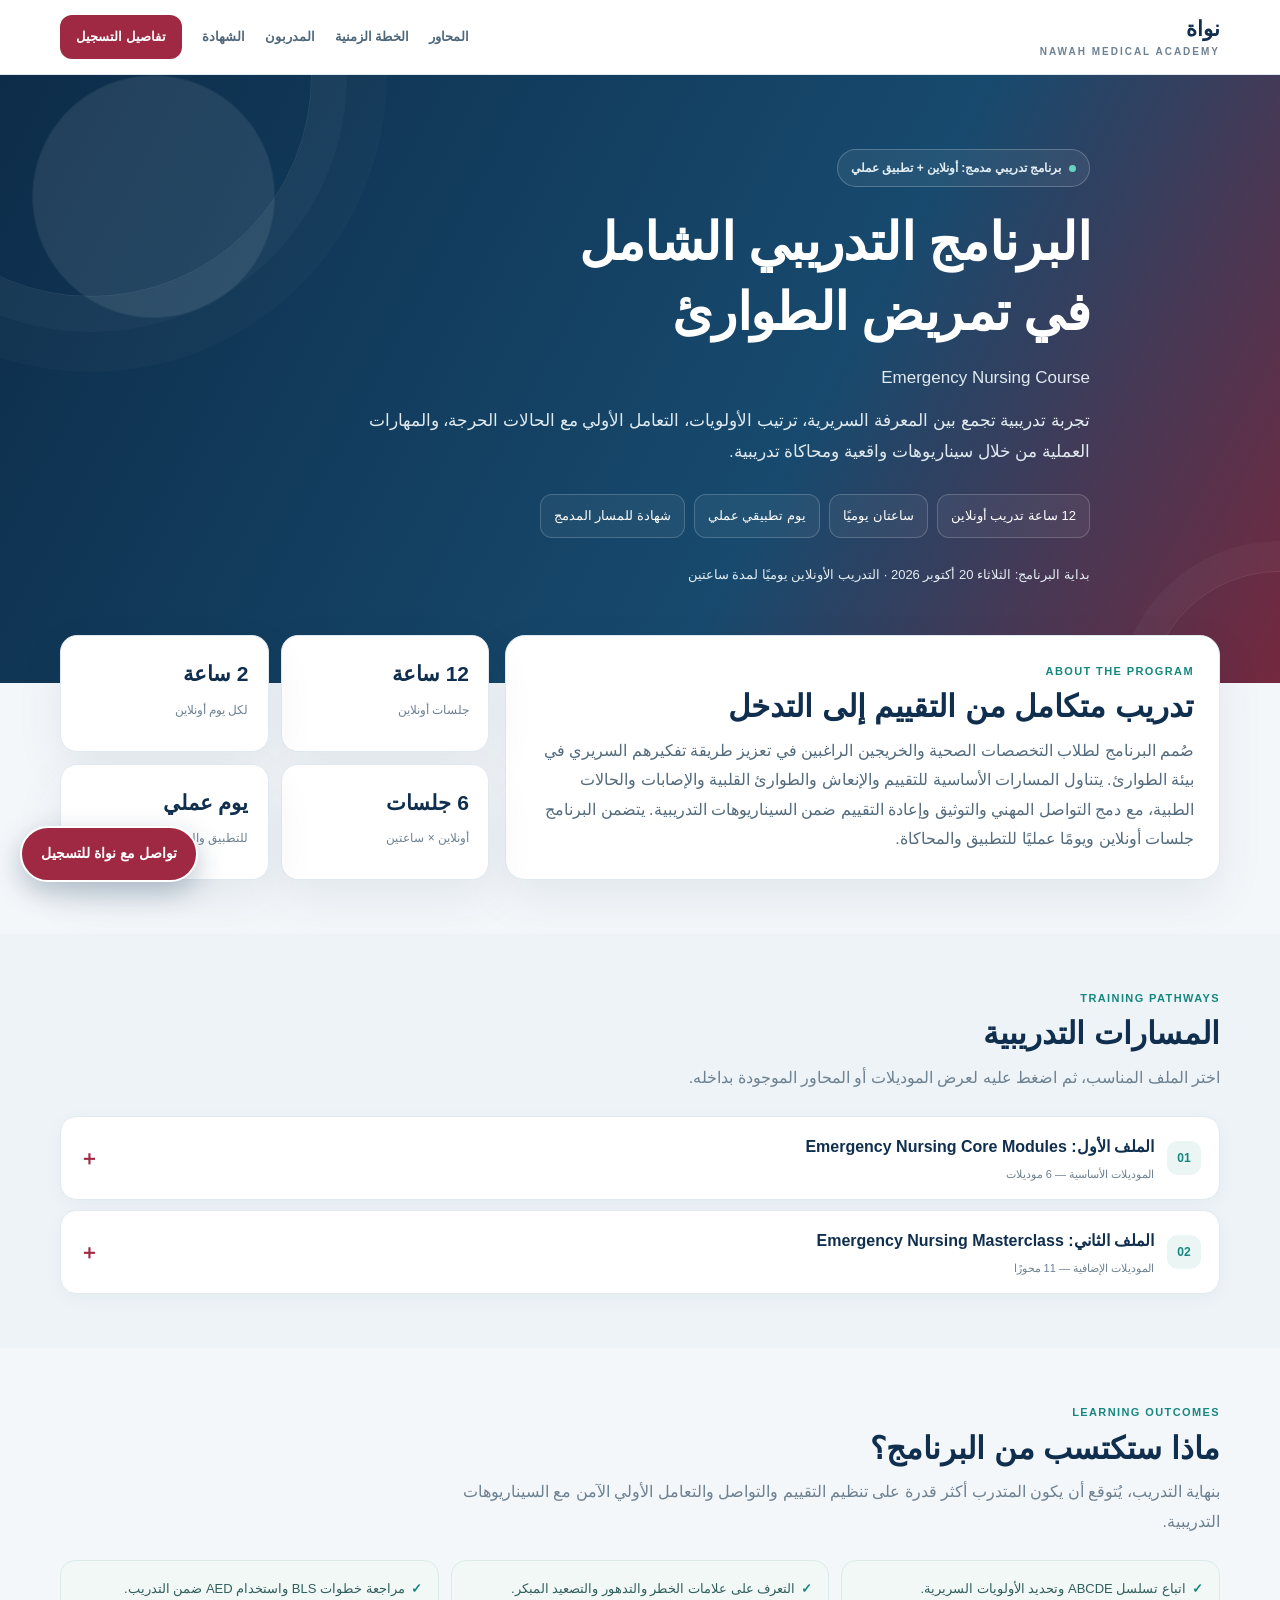
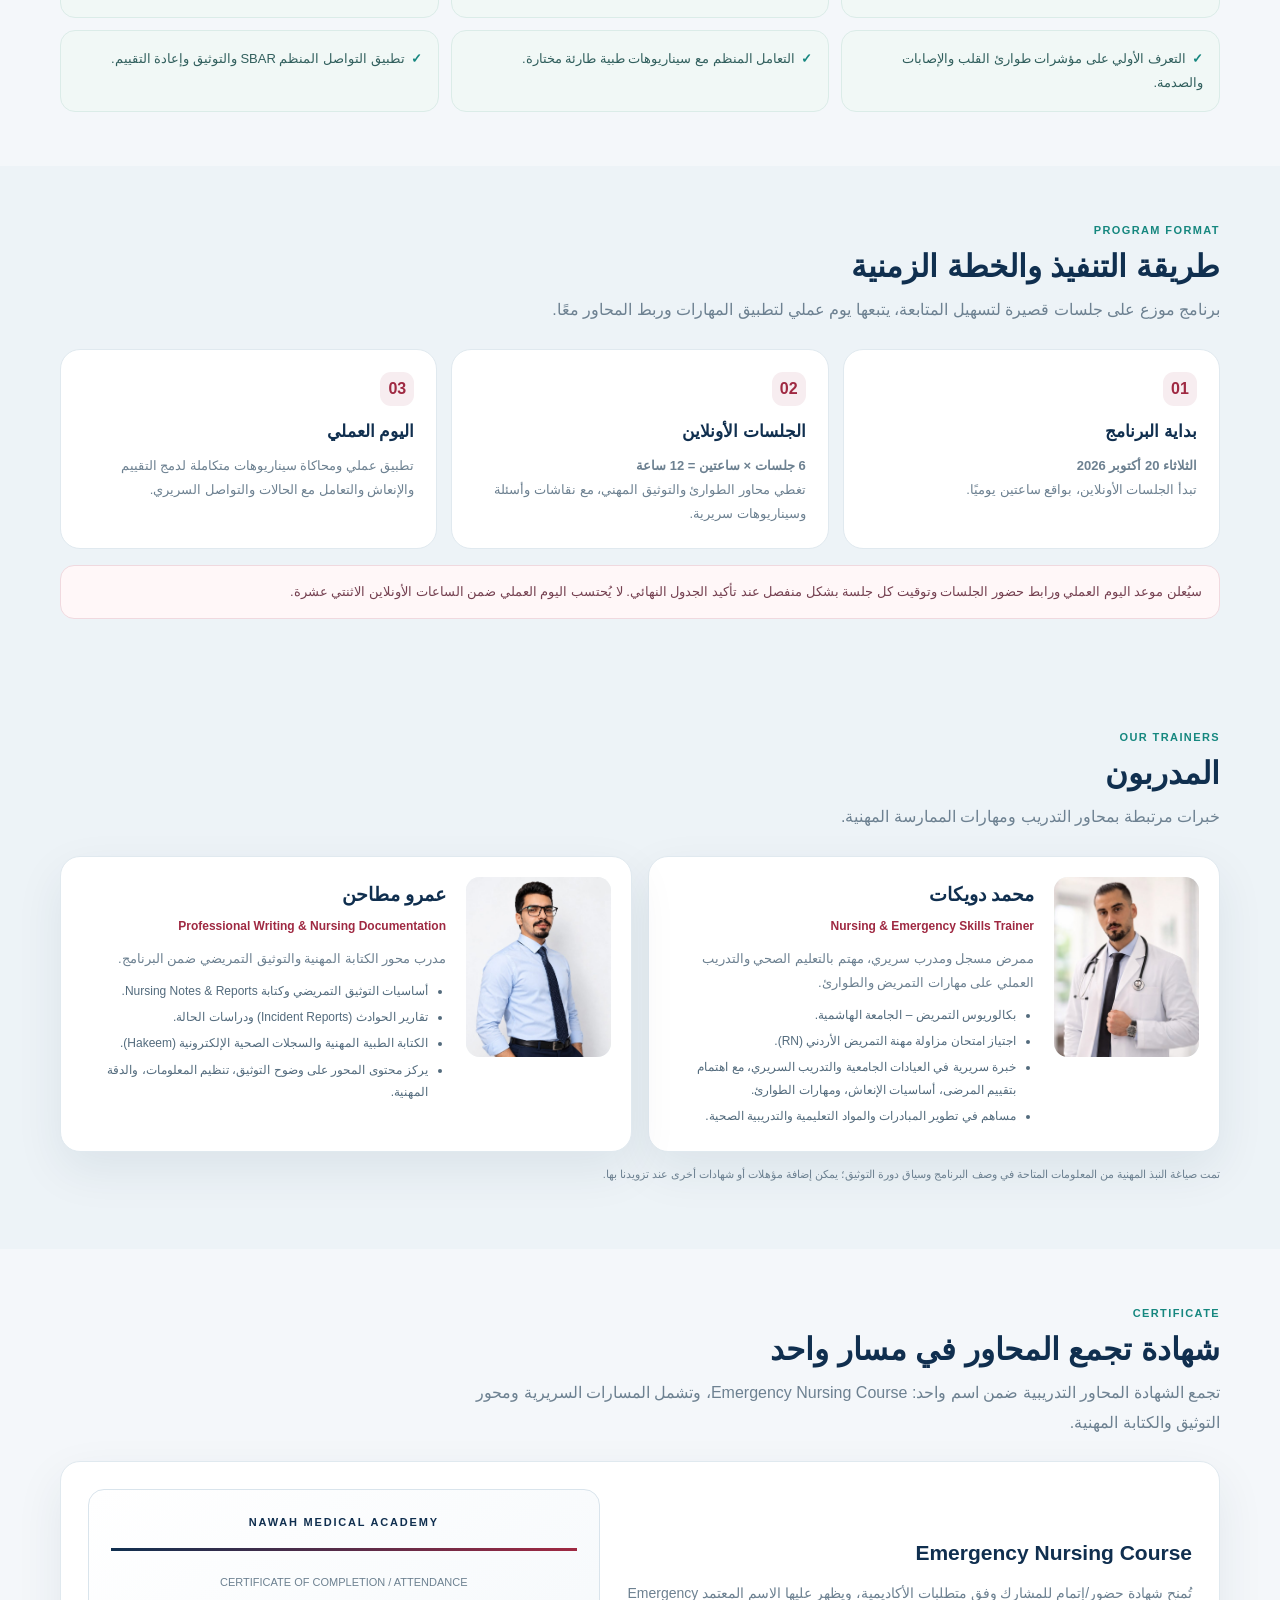
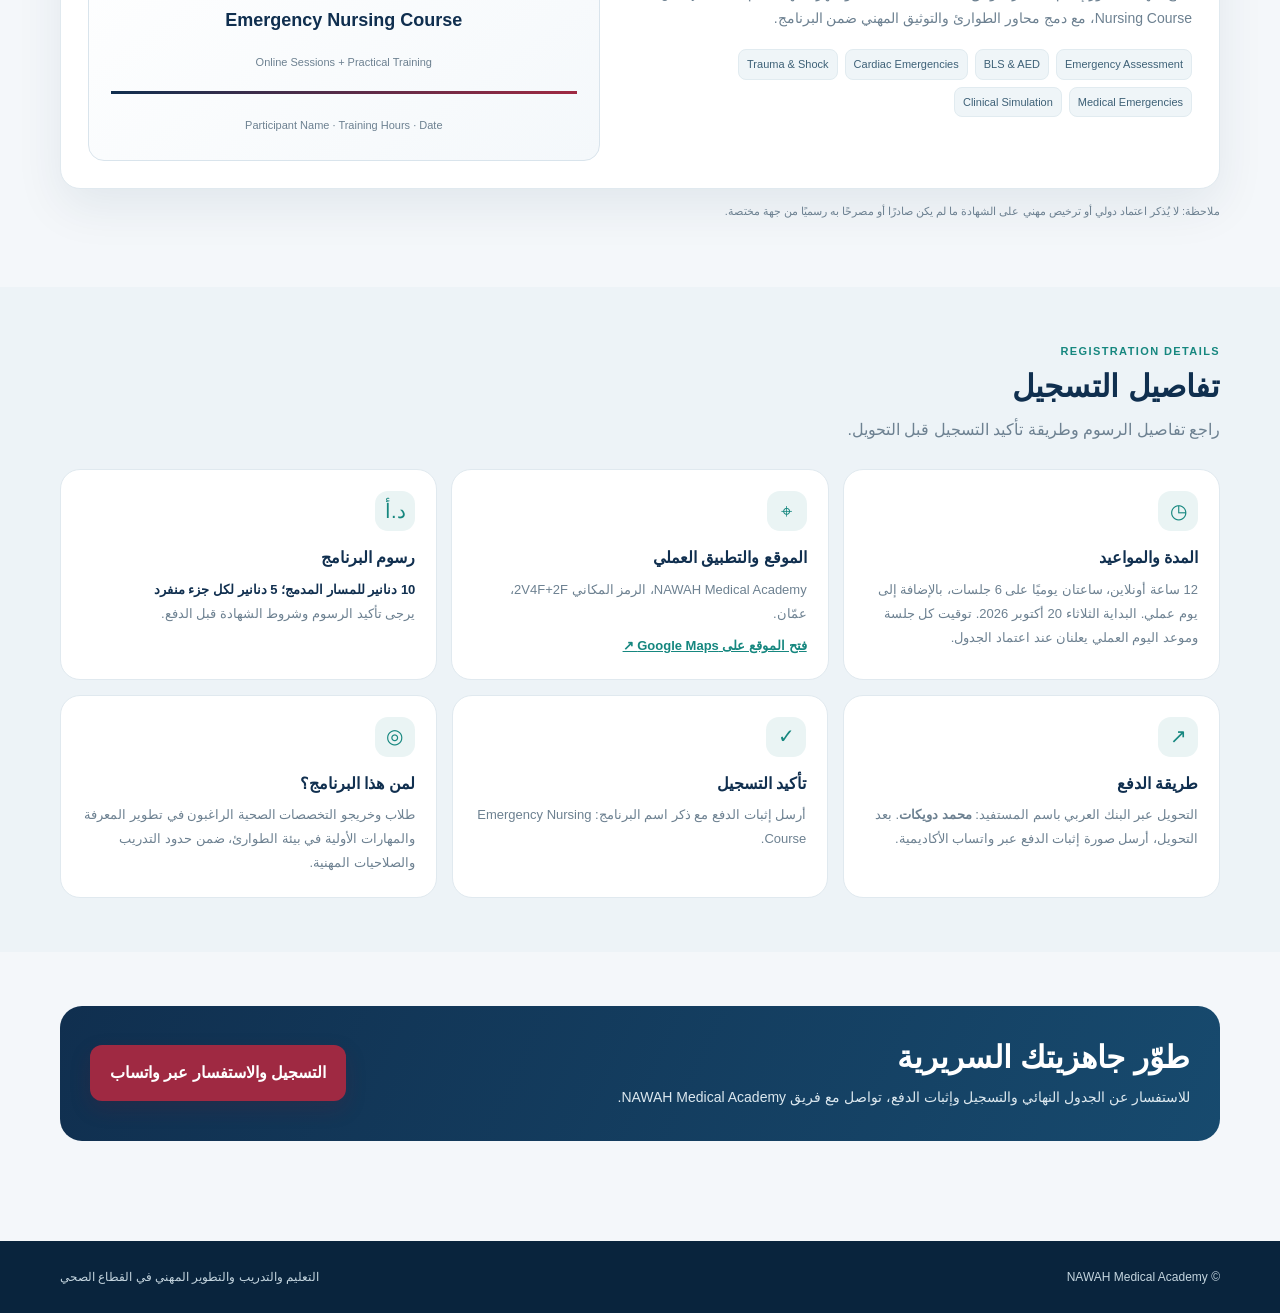
<file: NAWAH_Emergency_Nursing_Two_Pathways.html>
<!doctype html>
<html lang="ar" dir="rtl">
<head>
<meta charset="utf-8">
<meta name="viewport" content="width=device-width, initial-scale=1">
<meta name="description" content="Emergency Nursing Course من NAWAH Medical Academy">
<title>البرنامج الشامل في تمريض الطوارئ | NAWAH</title>
<style>
:root{
 --navy:#102f4f;--navy2:#17466a;--red:#9f2942;--teal:#16877f;
 --ink:#18354d;--muted:#6d8191;--line:#e0e9ef;--paper:#fff;
 --bg:#f4f7fa;--soft:#edf4f7;--shadow:0 18px 48px rgba(16,47,79,.08)
}
*{box-sizing:border-box}
html{scroll-behavior:smooth}
body{margin:0;background:var(--bg);color:var(--ink);font-family:Tahoma,Arial,sans-serif;line-height:1.85}
a{color:inherit;text-decoration:none}
.wrap{width:min(1160px,calc(100% - 36px));margin:auto}
.top{background:#fff;border-bottom:1px solid var(--line);position:sticky;top:0;z-index:20}
.nav{min-height:74px;display:flex;align-items:center;justify-content:space-between;gap:16px}
.brand{font-weight:900;font-size:21px;color:var(--navy);line-height:1.2}
.brand small{display:block;font-size:10px;letter-spacing:2px;color:var(--muted);margin-top:5px;direction:ltr}
.navlinks{display:flex;gap:20px;align-items:center;font-size:13px;font-weight:700;color:#4f687b}
.navlinks a:hover{color:var(--red)}
.nav-cta{background:var(--red);color:#fff!important;padding:10px 16px;border-radius:12px}
.hero{position:relative;overflow:hidden;color:#fff;background:radial-gradient(circle at 12% 20%,#ffffff16 0 120px,transparent 122px),linear-gradient(118deg,#0d2c49 0%,#174a6e 62%,#74283e 100%);padding:74px 0 96px}
.hero:before,.hero:after{content:"";position:absolute;border:1px solid #ffffff18;border-radius:50%;pointer-events:none}
.hero:before{width:440px;height:440px;left:-130px;top:-220px;box-shadow:0 0 0 35px #ffffff07,0 0 0 75px #ffffff05}
.hero:after{width:260px;height:260px;right:-130px;bottom:-150px;box-shadow:0 0 0 30px #ffffff08}
.hero-inner{position:relative;z-index:1;max-width:900px}
.eyebrow{display:inline-flex;align-items:center;gap:8px;border:1px solid #ffffff38;background:#ffffff10;border-radius:999px;padding:7px 13px;font-size:12px;font-weight:800;color:#e1edf3}
.dot{width:7px;height:7px;border-radius:50%;background:#69d1c1;display:inline-block}
h1{font-size:clamp(30px,4.6vw,52px);line-height:1.35;margin:20px 0 14px;letter-spacing:-.6px}
.hero p{font-size:17px;color:#e0eaf0;max-width:760px;margin:0}
.hero-pills{display:flex;flex-wrap:wrap;gap:9px;margin-top:26px}
.pill{font-size:13px;padding:9px 13px;border:1px solid #ffffff30;border-radius:12px;background:#ffffff0d}
.hero-bottom{margin-top:25px;font-size:13px;color:#e4edf2}
.section{padding:54px 0}
.section.tint{background:#edf3f7}
.head{margin-bottom:24px}
.kicker{font-size:11px;letter-spacing:1.4px;color:var(--teal);font-weight:900}
h2{font-size:clamp(23px,3vw,31px);line-height:1.4;color:var(--navy);margin:4px 0 7px}
.head p{margin:0;color:var(--muted);max-width:780px}
.overview{display:grid;grid-template-columns:1.25fr .75fr;gap:16px;margin-top:-48px;position:relative;z-index:2}
.panel,.card,.info-card,.module,.schedule-card,.certificate{background:#fff;border:1px solid var(--line);border-radius:20px;box-shadow:var(--shadow)}
.panel{padding:25px}
.panel p{margin:0;color:#536b7d}
.stats{display:grid;grid-template-columns:repeat(2,minmax(0,1fr));gap:12px}
.stat{background:#fff;border:1px solid var(--line);border-radius:17px;padding:19px;box-shadow:var(--shadow)}
.stat strong{display:block;color:var(--navy);font-size:21px}
.stat span{font-size:12px;color:var(--muted)}
.grid3{display:grid;grid-template-columns:repeat(3,minmax(0,1fr));gap:15px}
.module{padding:22px;position:relative;overflow:hidden;box-shadow:0 8px 26px rgba(16,47,79,.045)}
.module:before{content:"";position:absolute;inset:0 0 auto;height:4px;background:linear-gradient(90deg,var(--teal),var(--navy2))}
.module .num{display:inline-grid;place-items:center;width:38px;height:38px;background:#eaf5f4;color:var(--teal);font-weight:900;border-radius:12px;margin-bottom:13px}
.module h3{margin:0 0 7px;color:var(--navy);font-size:17px;line-height:1.5}
.module p{margin:0;color:var(--muted);font-size:13px}
.tags{display:flex;flex-wrap:wrap;gap:7px;margin-top:13px}
.tag{font-size:11px;color:#3e6177;background:#eff5f8;border:1px solid #e1ebf0;padding:4px 8px;border-radius:8px}
.outcomes{display:grid;grid-template-columns:repeat(3,minmax(0,1fr));gap:12px}
.outcome{border:1px solid #dbece8;background:#f1f8f6;padding:16px;border-radius:15px;font-size:13px;color:#315f5d}
.check{font-weight:900;color:var(--teal);margin-left:6px}
.timeline{display:grid;grid-template-columns:repeat(3,minmax(0,1fr));gap:14px}
.schedule-card{padding:22px;box-shadow:none}
.schedule-card .step{display:inline-grid;place-items:center;width:34px;height:34px;background:#f7edf0;color:var(--red);font-weight:900;border-radius:11px;margin-bottom:10px}
.schedule-card h3{margin:0 0 7px;color:var(--navy);font-size:17px}
.schedule-card p{margin:0;color:var(--muted);font-size:13px}
.notice{margin-top:16px;border:1px solid #f0d9df;background:#fff7f8;color:#754151;padding:14px 17px;border-radius:14px;font-size:13px}
.certificate{padding:27px;display:grid;grid-template-columns:1fr .9fr;gap:24px;align-items:center}
.certificate h3{margin:0 0 8px;color:var(--navy);font-size:21px}
.certificate p{margin:0;color:var(--muted);font-size:14px}
.cert-preview{border:1px solid #d9e4ec;border-radius:16px;padding:22px;text-align:center;background:linear-gradient(145deg,#fff,#f4f8fb)}
.cert-preview .academy{font-size:11px;letter-spacing:1.8px;color:var(--navy);font-weight:900;direction:ltr}
.cert-preview .line{height:3px;background:linear-gradient(90deg,var(--navy),var(--red));margin:15px 0}
.cert-preview strong{display:block;color:var(--navy);font-size:18px;line-height:1.5}
.cert-preview span{font-size:11px;color:var(--muted)}
.logistics{display:grid;grid-template-columns:repeat(3,minmax(0,1fr));gap:14px}
.info-card{padding:21px;box-shadow:none}
.info-card .icon{width:40px;height:40px;display:grid;place-items:center;border-radius:13px;background:#eaf4f4;color:var(--teal);font-size:20px;margin-bottom:12px}
.info-card h3{margin:0 0 5px;color:var(--navy);font-size:16px}
.info-card p{margin:0;color:var(--muted);font-size:13px}
.fine{font-size:11px;color:var(--muted);margin-top:12px}
.cta{display:flex;align-items:center;justify-content:space-between;gap:20px;background:linear-gradient(115deg,#102f4f,#174a6e);padding:30px;border-radius:22px;color:#fff}
.cta h2{color:#fff;margin:0 0 6px}.cta p{margin:0;color:#dce8ef;font-size:14px}
.button{display:inline-flex;align-items:center;justify-content:center;background:var(--red);color:#fff;padding:13px 20px;border-radius:12px;font-weight:900;white-space:nowrap;box-shadow:0 8px 20px #64192b35}
.footer{background:#09243d;color:#c4d5df;padding:25px 0;font-size:12px;margin-top:46px}
.footer-inner{display:flex;justify-content:space-between;gap:12px;flex-wrap:wrap}
.float{position:fixed;z-index:30;left:20px;bottom:18px;background:var(--red);color:#fff;padding:13px 19px;border-radius:999px;box-shadow:0 10px 28px #092d4b45;font-weight:900;font-size:14px;border:2px solid white}
@media(max-width:850px){.navlinks a:not(.nav-cta){display:none}.overview{grid-template-columns:1fr}.grid3{grid-template-columns:repeat(2,minmax(0,1fr))}.outcomes{grid-template-columns:repeat(2,minmax(0,1fr))}.certificate{grid-template-columns:1fr}.logistics,.timeline{grid-template-columns:1fr}}
@media(max-width:560px){.wrap{width:min(100% - 26px,1160px)}.hero{padding:53px 0 76px}.hero p{font-size:15px}.section{padding:38px 0}.grid3,.outcomes,.stats{grid-template-columns:1fr}.overview{margin-top:-35px}.panel{padding:20px}.cta{align-items:flex-start;flex-direction:column;padding:23px}.float{left:12px;right:12px;bottom:10px;text-align:center}.footer{padding-bottom:80px}}

.pathway-list{display:grid;gap:10px}
.pathway{background:#fff;border:1px solid var(--line);border-radius:16px;overflow:hidden;box-shadow:0 5px 20px rgba(16,47,79,.035)}
.pathway summary{list-style:none;cursor:pointer;display:flex;align-items:center;gap:13px;padding:15px 18px;font-weight:900;color:var(--navy)}
.pathway summary::-webkit-details-marker{display:none}
.pathway summary:after{content:"＋";margin-right:auto;color:var(--red);font-size:20px;line-height:1}
.pathway[open] summary:after{content:"−"}
.pathway .pnum{display:grid;place-items:center;min-width:34px;height:34px;border-radius:11px;background:#eaf5f4;color:var(--teal);font-size:12px}
.pathway .psub{display:block;color:var(--muted);font-size:11px;font-weight:500;margin-top:2px}
.pathway-body{padding:0 18px 18px 65px;color:var(--muted);font-size:13px}
.pathway-body p{margin:0 0 9px}
.trainers{display:grid;grid-template-columns:repeat(2,minmax(0,1fr));gap:16px}
.trainer-card{display:grid;grid-template-columns:145px 1fr;gap:20px;align-items:start;background:#fff;border:1px solid var(--line);border-radius:20px;padding:20px;box-shadow:var(--shadow)}
.trainer-photo{width:145px;height:180px;object-fit:cover;object-position:center top;border-radius:14px;background:#edf3f7}
.trainer-card h3{margin:0 0 3px;color:var(--navy);font-size:19px}
.trainer-role{color:var(--red);font-weight:900;font-size:12px;margin-bottom:10px}
.trainer-card p{font-size:13px;color:var(--muted);margin:0 0 9px}
.trainer-card ul{padding-right:18px;margin:7px 0 0;color:#536b7d;font-size:12px}
.trainer-card li{margin:4px 0}
@media(max-width:760px){.trainers{grid-template-columns:1fr}.trainer-card{grid-template-columns:105px 1fr;gap:14px;padding:14px}.trainer-photo{width:105px;height:140px}.pathway-body{padding:0 16px 16px 16px}}


.module-items{display:grid;gap:9px;margin-top:15px}
.mini-module{border:1px solid var(--line);border-radius:12px;background:#fff;overflow:hidden}
.mini-module summary{cursor:pointer;list-style:none;padding:12px 15px;font-weight:800;color:var(--navy);font-size:14px;display:flex;align-items:center;gap:10px}
.mini-module summary::-webkit-details-marker{display:none}
.mini-module summary:after{content:'+';margin-right:auto;color:var(--teal);font-size:20px;line-height:1}
.mini-module[open] summary:after{content:'−'}
.mini-module p{margin:0;padding:0 15px 13px;color:var(--muted);font-size:13px}
@media(max-width:650px){.mini-module summary{font-size:13px;padding:11px}}
</style>
</head>
<body>
<header class="top">
 <div class="wrap nav">
  <a class="brand" href="../index.html">نواة <small>NAWAH MEDICAL ACADEMY</small></a>
  <nav class="navlinks"><a href="#content">المحاور</a><a href="#schedule">الخطة الزمنية</a><a href="#trainers">المدربون</a><a href="#certificate">الشهادة</a><a class="nav-cta" href="#register">تفاصيل التسجيل</a></nav>
 </div>
</header>

<section class="hero">
 <div class="wrap hero-inner">
  <span class="eyebrow"><span class="dot"></span> برنامج تدريبي مدمج: أونلاين + تطبيق عملي</span>
  <h1>البرنامج التدريبي الشامل<br>في تمريض الطوارئ</h1>
  <p>Emergency Nursing Course</p>
  <p style="margin-top:12px">تجربة تدريبية تجمع بين المعرفة السريرية، ترتيب الأولويات، التعامل الأولي مع الحالات الحرجة، والمهارات العملية من خلال سيناريوهات واقعية ومحاكاة تدريبية.</p>
  <div class="hero-pills">
   <span class="pill">12 ساعة تدريب أونلاين</span><span class="pill">ساعتان يوميًا</span><span class="pill">يوم تطبيقي عملي</span><span class="pill">شهادة للمسار المدمج</span>
  </div>
  <div class="hero-bottom">بداية البرنامج: الثلاثاء 20 أكتوبر 2026 · التدريب الأونلاين يوميًا لمدة ساعتين</div>
 </div>
</section>

<main>
<section class="section" style="padding-top:0">
 <div class="wrap overview">
  <div class="panel">
   <div class="kicker">ABOUT THE PROGRAM</div>
   <h2>تدريب متكامل من التقييم إلى التدخل</h2>
   <p>صُمم البرنامج لطلاب التخصصات الصحية والخريجين الراغبين في تعزيز طريقة تفكيرهم السريري في بيئة الطوارئ. يتناول المسارات الأساسية للتقييم والإنعاش والطوارئ القلبية والإصابات والحالات الطبية، مع دمج التواصل المهني والتوثيق وإعادة التقييم ضمن السيناريوهات التدريبية. يتضمن البرنامج جلسات أونلاين ويومًا عمليًا للتطبيق والمحاكاة.</p>
  </div>
  <div class="stats">
   <div class="stat"><strong>12 ساعة</strong><span>جلسات أونلاين</span></div>
   <div class="stat"><strong>2 ساعة</strong><span>لكل يوم أونلاين</span></div>
   <div class="stat"><strong>6 جلسات</strong><span>أونلاين × ساعتين</span></div>
   <div class="stat"><strong>يوم عملي</strong><span>للتطبيق والمحاكاة</span></div>
  </div>
 </div>
</section>

<section class="section tint" id="content">
 <div class="wrap">
  <div class="head"><div class="kicker">TRAINING PATHWAYS</div><h2>المسارات التدريبية</h2><p>اختر الملف المناسب، ثم اضغط عليه لعرض الموديلات أو المحاور الموجودة بداخله.</p></div>
  <div class="pathway-list">
   <details class="pathway"><summary><span class="pnum">01</span><span>الملف الأول: Emergency Nursing Core Modules <span class="psub">الموديلات الأساسية — 6 موديلات</span></span></summary>
    <div class="pathway-body"><p>يتضمن هذا المسار الموديلات الستة الأولى. اضغط على أي موديل لعرض عنوانه.</p>
     <div class="module-items">
      <details class="mini-module"><summary>Module 1 — التقييم الأولي والفرز السريري</summary><p>Emergency Assessment, Triage & Clinical Priorities</p></details>
      <details class="mini-module"><summary>Module 2 — الإنعاش الأساسي ومجرى الهواء</summary><p>Adult BLS, Airway Basics & AED</p></details>
      <details class="mini-module"><summary>Module 3 — طوارئ القلب وتخطيط القلب</summary><p>Cardiac Emergencies & ECG Recognition</p></details>
      <details class="mini-module"><summary>Module 4 — الإصابات والنزيف والصدمة</summary><p>Trauma, Haemorrhage & Shock</p></details>
      <details class="mini-module"><summary>Module 5 — الحالات الطبية الطارئة والتدهور السريري</summary><p>Medical Emergencies & Clinical Deterioration</p></details>
      <details class="mini-module"><summary>Module 6 — المهارات العملية والمحاكاة المتكاملة</summary><p>Emergency Nursing Skills, Communication & Integrated Simulation</p></details>
     </div>
    </div>
   </details>
   <details class="pathway"><summary><span class="pnum">02</span><span>الملف الثاني: Emergency Nursing Masterclass <span class="psub">الموديلات الإضافية — 11 محورًا</span></span></summary>
    <div class="pathway-body"><p>يتضمن هذا الملف 11 محورًا تدريبيًا إضافيًا كما وردت في المادة المرفقة.</p>
     <div class="module-items">
      <details class="mini-module"><summary>Module 1 — Pediatric Emergency Nursing</summary><p>تمريض طوارئ الأطفال</p></details>
      <details class="mini-module"><summary>Module 2 — Poisoning and Drug Overdose</summary><p>التسمم والجرعات الدوائية الزائدة</p></details>
      <details class="mini-module"><summary>Module 3 — Obstetric and Pregnancy-Related Emergencies</summary><p>طوارئ الحمل والولادة</p></details>
      <details class="mini-module"><summary>Module 4 — Gastrointestinal and Acute Abdominal Emergencies</summary><p>طوارئ الجهاز الهضمي والبطن الحاد</p></details>
      <details class="mini-module"><summary>Module 5 — Advanced Respiratory Assessment and Emergencies</summary><p>التقييم التنفسي المتقدم والطوارئ التنفسية</p></details>
      <details class="mini-module"><summary>Module 6 — Psychiatric and Behavioral Emergencies</summary><p>الطوارئ النفسية والسلوكية</p></details>
      <details class="mini-module"><summary>Module 8 — Environmental Emergencies and Special Exposures</summary><p>الطوارئ البيئية والتعرضات الخاصة</p></details>
      <details class="mini-module"><summary>Module 9 — Mass-Casualty Incidents and Disaster Triage</summary><p>الحوادث ذات الإصابات الجماعية وفرز الكوارث</p></details>
      <details class="mini-module"><summary>Module 10 — Infection Prevention and Occupational Exposure</summary><p>الوقاية من العدوى والتعرض المهني</p></details>
      <details class="mini-module"><summary>Module 11 — Emergency Pain Assessment and Reassessment</summary><p>تقييم الألم في الطوارئ وإعادة التقييم</p></details>
      <details class="mini-module"><summary>Module 12 — Advanced Cardiac Topics: ACLS Concepts and Post-Resuscitation Care</summary><p>مواضيع قلبية متقدمة: مفاهيم ACLS والرعاية بعد الإنعاش</p></details>
     </div>
    </div>
   </details>
  </div>
 </div>
</section>

<section class="section">
 <div class="wrap">
  <div class="head"><div class="kicker">LEARNING OUTCOMES</div><h2>ماذا ستكتسب من البرنامج؟</h2><p>بنهاية التدريب، يُتوقع أن يكون المتدرب أكثر قدرة على تنظيم التقييم والتواصل والتعامل الأولي الآمن مع السيناريوهات التدريبية.</p></div>
  <div class="outcomes">
   <div class="outcome"><span class="check">✓</span>اتباع تسلسل ABCDE وتحديد الأولويات السريرية.</div>
   <div class="outcome"><span class="check">✓</span>التعرف على علامات الخطر والتدهور والتصعيد المبكر.</div>
   <div class="outcome"><span class="check">✓</span>مراجعة خطوات BLS واستخدام AED ضمن التدريب.</div>
   <div class="outcome"><span class="check">✓</span>التعرف الأولي على مؤشرات طوارئ القلب والإصابات والصدمة.</div>
   <div class="outcome"><span class="check">✓</span>التعامل المنظم مع سيناريوهات طبية طارئة مختارة.</div>
   <div class="outcome"><span class="check">✓</span>تطبيق التواصل المنظم SBAR والتوثيق وإعادة التقييم.</div>
  </div>
 </div>
</section>

<section class="section tint" id="schedule">
 <div class="wrap">
  <div class="head"><div class="kicker">PROGRAM FORMAT</div><h2>طريقة التنفيذ والخطة الزمنية</h2><p>برنامج موزع على جلسات قصيرة لتسهيل المتابعة، يتبعها يوم عملي لتطبيق المهارات وربط المحاور معًا.</p></div>
  <div class="timeline">
   <article class="schedule-card"><span class="step">01</span><h3>بداية البرنامج</h3><p><strong>الثلاثاء 20 أكتوبر 2026</strong><br>تبدأ الجلسات الأونلاين، بواقع ساعتين يوميًا.</p></article>
   <article class="schedule-card"><span class="step">02</span><h3>الجلسات الأونلاين</h3><p><strong>6 جلسات × ساعتين = 12 ساعة</strong><br>تغطي محاور الطوارئ والتوثيق المهني، مع نقاشات وأسئلة وسيناريوهات سريرية.</p></article>
   <article class="schedule-card"><span class="step">03</span><h3>اليوم العملي</h3><p>تطبيق عملي ومحاكاة سيناريوهات متكاملة لدمج التقييم والإنعاش والتعامل مع الحالات والتواصل السريري.</p></article>
  </div>
  <div class="notice">سيُعلن موعد اليوم العملي ورابط حضور الجلسات وتوقيت كل جلسة بشكل منفصل عند تأكيد الجدول النهائي. لا يُحتسب اليوم العملي ضمن الساعات الأونلاين الاثنتي عشرة.</div>
 </div>
</section>

<section class="section tint" id="trainers">
 <div class="wrap">
  <div class="head"><div class="kicker">OUR TRAINERS</div><h2>المدربون</h2><p>خبرات مرتبطة بمحاور التدريب ومهارات الممارسة المهنية.</p></div>
  <div class="trainers">
   <article class="trainer-card">
    <img class="trainer-photo" src="[data-uri]" alt="محمد دويكات بالمعطف الطبي">
    <div><h3>محمد دويكات</h3><div class="trainer-role">Nursing & Emergency Skills Trainer</div>
     <p>ممرض مسجل ومدرب سريري، مهتم بالتعليم الصحي والتدريب العملي على مهارات التمريض والطوارئ.</p>
     <ul><li>بكالوريوس التمريض – الجامعة الهاشمية.</li><li>اجتياز امتحان مزاولة مهنة التمريض الأردني (RN).</li><li>خبرة سريرية في العيادات الجامعية والتدريب السريري، مع اهتمام بتقييم المرضى، أساسيات الإنعاش، ومهارات الطوارئ.</li><li>مساهم في تطوير المبادرات والمواد التعليمية والتدريبية الصحية.</li></ul>
    </div>
   </article>
   <article class="trainer-card">
    <img class="trainer-photo" src="[data-uri]" alt="عمرو مطاحن">
    <div><h3>عمرو مطاحن</h3><div class="trainer-role">Professional Writing & Nursing Documentation</div>
     <p>مدرب محور الكتابة المهنية والتوثيق التمريضي ضمن البرنامج.</p>
     <ul><li>أساسيات التوثيق التمريضي وكتابة Nursing Notes & Reports.</li><li>تقارير الحوادث (Incident Reports) ودراسات الحالة.</li><li>الكتابة الطبية المهنية والسجلات الصحية الإلكترونية (Hakeem).</li><li>يركز محتوى المحور على وضوح التوثيق، تنظيم المعلومات، والدقة المهنية.</li></ul>
    </div>
   </article>
  </div>
  <p class="fine">تمت صياغة النبذ المهنية من المعلومات المتاحة في وصف البرنامج وسياق دورة التوثيق؛ يمكن إضافة مؤهلات أو شهادات أخرى عند تزويدنا بها.</p>
 </div>
</section>

<section class="section" id="certificate">
 <div class="wrap">
  <div class="head"><div class="kicker">CERTIFICATE</div><h2>شهادة تجمع المحاور في مسار واحد</h2><p>تجمع الشهادة المحاور التدريبية ضمن اسم واحد: Emergency Nursing Course، وتشمل المسارات السريرية ومحور التوثيق والكتابة المهنية.</p></div>
  <div class="certificate">
   <div>
    <h3>Emergency Nursing Course</h3>
    <p>تُمنح شهادة حضور/إتمام للمشارك وفق متطلبات الأكاديمية، ويظهر عليها الاسم المعتمد Emergency Nursing Course، مع دمج محاور الطوارئ والتوثيق المهني ضمن البرنامج.</p>
    <div class="tags" style="margin-top:17px"><span class="tag">Emergency Assessment</span><span class="tag">BLS & AED</span><span class="tag">Cardiac Emergencies</span><span class="tag">Trauma & Shock</span><span class="tag">Medical Emergencies</span><span class="tag">Clinical Simulation</span></div>
   </div>
   <div class="cert-preview">
    <div class="academy">NAWAH MEDICAL ACADEMY</div>
    <div class="line"></div>
    <span>CERTIFICATE OF COMPLETION / ATTENDANCE</span>
    <strong style="margin:12px 0">Emergency Nursing Course</strong>
    <span>Online Sessions + Practical Training</span>
    <div class="line"></div>
    <span>Participant Name · Training Hours · Date</span>
   </div>
  </div>
  <p class="fine">ملاحظة: لا يُذكر اعتماد دولي أو ترخيص مهني على الشهادة ما لم يكن صادرًا أو مصرحًا به رسميًا من جهة مختصة.</p>
 </div>
</section>

<section class="section tint" id="register">
 <div class="wrap">
  <div class="head"><div class="kicker">REGISTRATION DETAILS</div><h2>تفاصيل التسجيل</h2><p>راجع تفاصيل الرسوم وطريقة تأكيد التسجيل قبل التحويل.</p></div>
  <div class="logistics">
   <article class="info-card"><div class="icon">◷</div><h3>المدة والمواعيد</h3><p>12 ساعة أونلاين، ساعتان يوميًا على 6 جلسات، بالإضافة إلى يوم عملي. البداية الثلاثاء 20 أكتوبر 2026. توقيت كل جلسة وموعد اليوم العملي يعلنان عند اعتماد الجدول.</p></article>
   <article class="info-card"><div class="icon">⌖</div><h3>الموقع والتطبيق العملي</h3><p>NAWAH Medical Academy، الرمز المكاني 2V4F+2F، عمّان.</p><p style="margin-top:8px"><a style="color:var(--teal);font-weight:800;text-decoration:underline" href="https://www.google.com/maps/search/?api=1&query=NAWAH+Medical+Academy%2C+2V4F%2B2F%2C+Amman" target="_blank" rel="noopener">فتح الموقع على Google Maps ↗</a></p></article>
   <article class="info-card"><div class="icon">د.أ</div><h3>رسوم البرنامج</h3><p><strong style="color:var(--navy)">10 دنانير للمسار المدمج؛ 5 دنانير لكل جزء منفرد</strong></p><p class="fine">يرجى تأكيد الرسوم وشروط الشهادة قبل الدفع.</p></article>
  </div>
  <div class="grid3" style="margin-top:15px">
   <article class="info-card"><div class="icon">↗</div><h3>طريقة الدفع</h3><p>التحويل عبر البنك العربي باسم المستفيد: <strong>محمد دويكات</strong>. بعد التحويل، أرسل صورة إثبات الدفع عبر واتساب الأكاديمية.</p></article>
   <article class="info-card"><div class="icon">✓</div><h3>تأكيد التسجيل</h3><p>أرسل إثبات الدفع مع ذكر اسم البرنامج: Emergency Nursing Course.</p></article>
   <article class="info-card"><div class="icon">◎</div><h3>لمن هذا البرنامج؟</h3><p>طلاب وخريجو التخصصات الصحية الراغبون في تطوير المعرفة والمهارات الأولية في بيئة الطوارئ، ضمن حدود التدريب والصلاحيات المهنية.</p></article>
  </div>
 </div>
</section>

<section class="section">
 <div class="wrap">
  <div class="cta">
   <div><h2>طوّر جاهزيتك السريرية</h2><p>للاستفسار عن الجدول النهائي والتسجيل وإثبات الدفع، تواصل مع فريق NAWAH Medical Academy.</p></div>
   <a class="button" href="https://wa.me/962779516963?text=%D9%85%D8%B1%D8%AD%D8%A8%D8%A7%D9%8B%20NAWAH%D8%8C%20%D8%A3%D8%B1%D8%BA%D8%A8%20%D8%A8%D8%A7%D9%84%D8%AA%D8%B3%D8%AC%D9%8A%D9%84%20%D9%81%D9%8A%20%D8%A7%D9%84%D8%A8%D8%B1%D9%86%D8%A7%D9%85%D8%AC%20%D8%A7%D9%84%D8%AA%D8%AF%D8%B1%D9%8A%D8%A8%D9%8A%20%D8%A7%D9%84%D8%B4%D8%A7%D9%85%D9%84%20%D9%81%D9%8A%20%D8%AA%D9%85%D8%B1%D9%8A%D8%B6%20%D8%A7%D9%84%D8%B7%D9%88%D8%A7%D8%B1%D8%A6." target="_blank" rel="noopener">التسجيل والاستفسار عبر واتساب</a>
  </div>
 </div>
</section>
</main>
<a class="float" href="https://wa.me/962779516963?text=%D9%85%D8%B1%D8%AD%D8%A8%D8%A7%D9%8B%20NAWAH%D8%8C%20%D8%A3%D8%B1%D8%BA%D8%A8%20%D8%A8%D8%A7%D9%84%D8%AA%D8%B3%D8%AC%D9%8A%D9%84%20%D9%81%D9%8A%20%D8%A7%D9%84%D8%A8%D8%B1%D9%86%D8%A7%D9%85%D8%AC%20%D8%A7%D9%84%D8%AA%D8%AF%D8%B1%D9%8A%D8%A8%D9%8A%20%D8%A7%D9%84%D8%B4%D8%A7%D9%85%D9%84%20%D9%81%D9%8A%20%D8%AA%D9%85%D8%B1%D9%8A%D8%B6%20%D8%A7%D9%84%D8%B7%D9%88%D8%A7%D8%B1%D8%A6." target="_blank" rel="noopener">تواصل مع نواة للتسجيل</a>
<footer class="footer"><div class="wrap footer-inner"><span>© NAWAH Medical Academy</span><span>التعليم والتدريب والتطوير المهني في القطاع الصحي</span></div></footer>
</body>
</html>
</file>
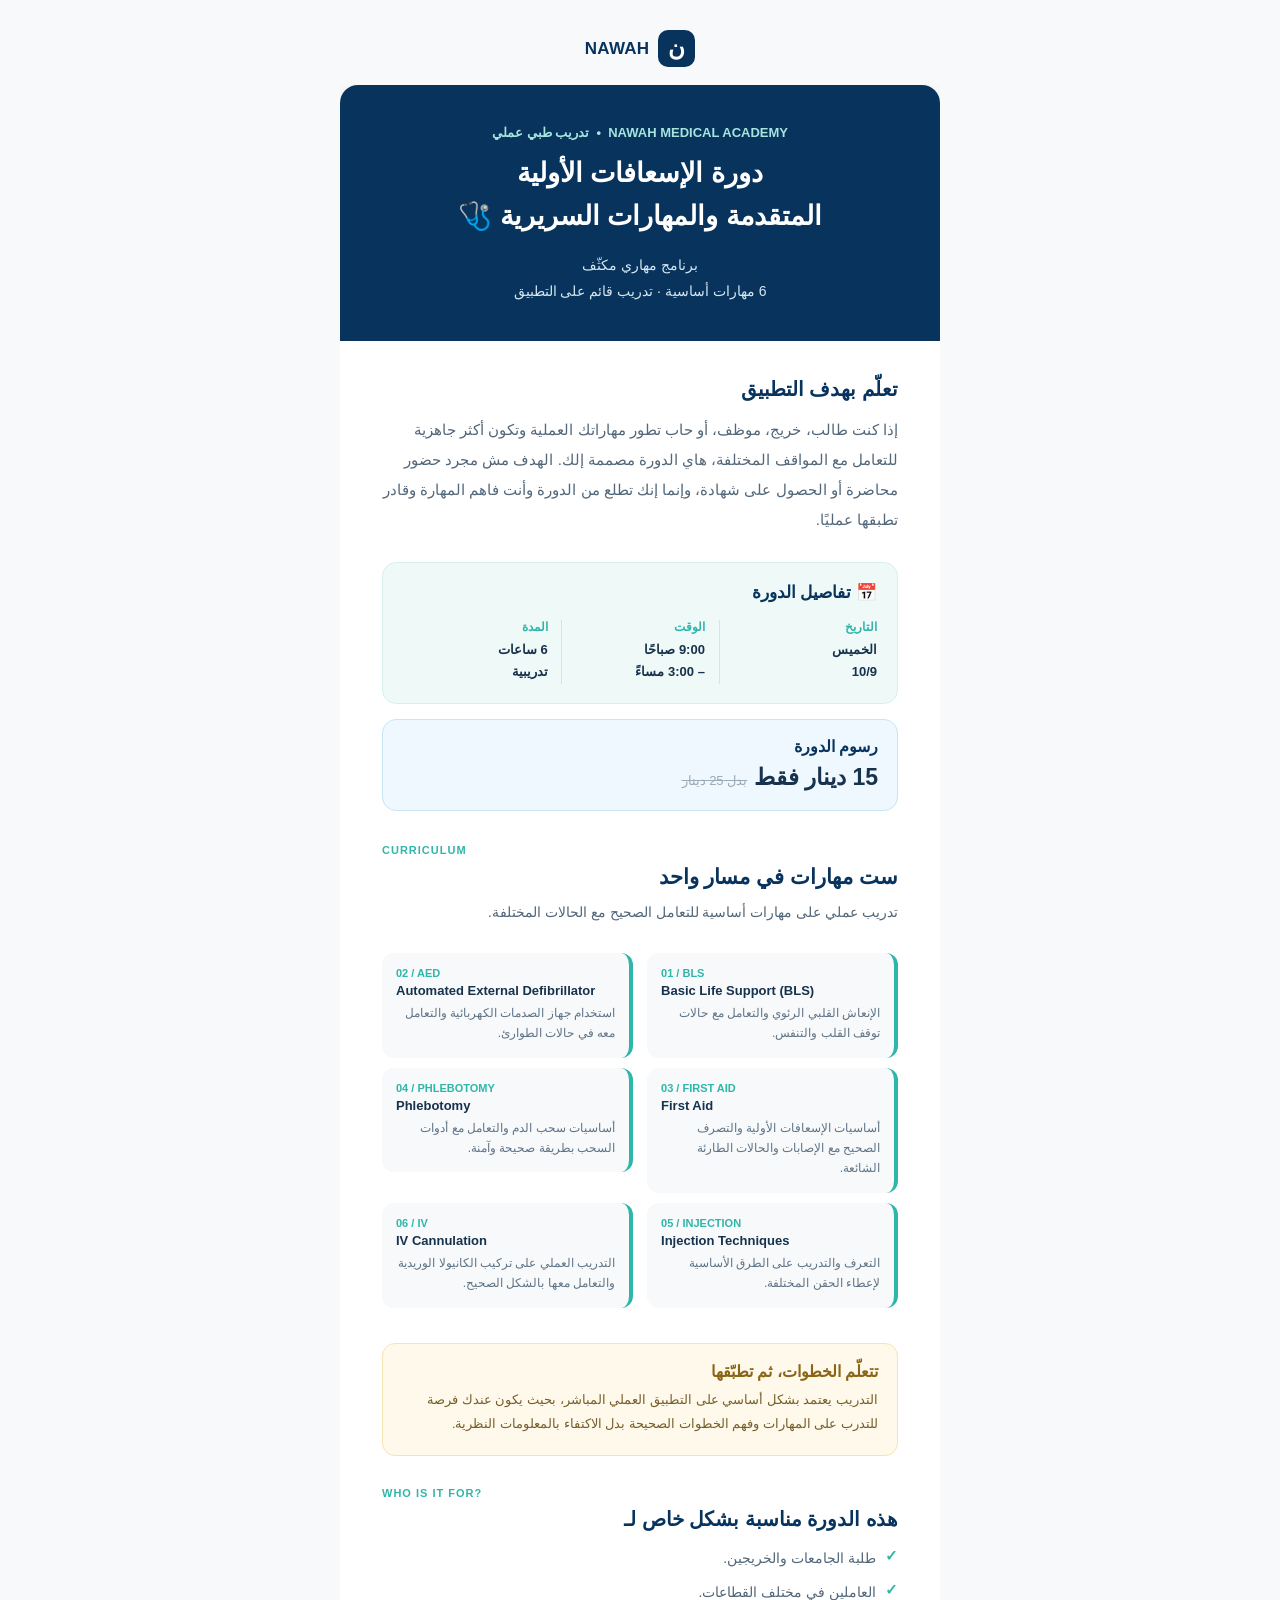
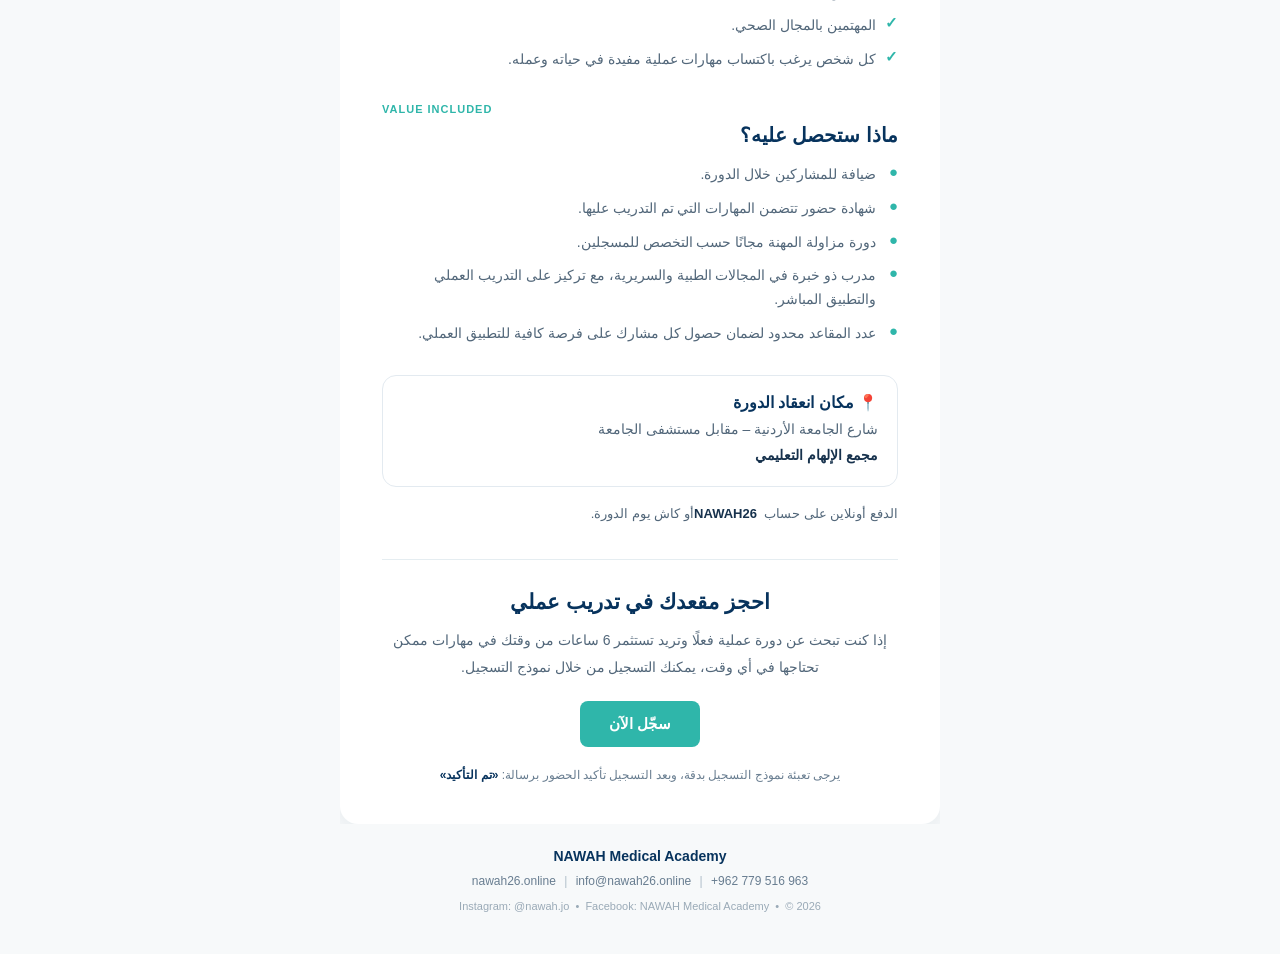
<file: register.html>
<!doctype html>
<html lang="ar" dir="rtl">
<head>
  <meta charset="UTF-8">
  <meta http-equiv="X-UA-Compatible" content="IE=edge">
  <meta name="viewport" content="width=device-width, initial-scale=1.0">
  <meta name="x-apple-disable-message-reformatting">
  <meta name="color-scheme" content="light dark">
  <meta name="supported-color-schemes" content="light dark">

  <title>سجّل الآن | دورة الإسعافات الأولية المتقدمة والمهارات السريرية</title>

  <!--[if mso]>
  <style>
    body, table, td, a {
      font-family: Tahoma, Arial, sans-serif !important;
    }
  </style>
  <![endif]-->

  <style>
    @media screen and (max-width:620px) {
      .wrap {
        width:100% !important;
      }

      .pad {
        padding-left:22px !important;
        padding-right:22px !important;
      }

      .hero {
        padding-left:24px !important;
        padding-right:24px !important;
      }

      .stack {
        display:block !important;
        width:100% !important;
        box-sizing:border-box !important;
        padding:0 0 10px !important;
      }

      .gap {
        display:none !important;
      }

      .button {
        display:block !important;
        width:100% !important;
        box-sizing:border-box !important;
        padding:0 0 9px !important;
      }

      .button a {
        display:block !important;
      }
    }

    @media (prefers-color-scheme: dark) {
      [style*="background-color:#FFFFFF"] {
        background-color:#17232E !important;
      }

      [style*="background-color:#07335D"] {
        background-color:#0B3558 !important;
      }

      [style*="background-color:#EEF9F8"] {
        background-color:#133C40 !important;
        border-color:#286A6B !important;
      }

      [style*="background-color:#F7F9FA"] {
        background-color:#202E39 !important;
      }

      [style*="background-color:#FFF9EB"] {
        background-color:#40371E !important;
        border-color:#776537 !important;
      }

      [style*="background-color:#F0F8FF"] {
        background-color:#18354C !important;
        border-color:#2B647E !important;
      }

      [style*="background-color:#2FB6AA"] {
        background-color:#24998F !important;
      }

      [style*="color:#07335D"] {
        color:#A9EAE3 !important;
      }

      [style*="color:#17324D"] {
        color:#F2F7F8 !important;
      }

      [style*="color:#52677A"] {
        color:#D0D9DF !important;
      }

      [style*="color:#607487"] {
        color:#C5D0D8 !important;
      }

      [style*="color:#687D90"] {
        color:#C3D0D8 !important;
      }

      [style*="color:#9AAAB7"] {
        color:#AEBCC6 !important;
      }

      [style*="color:#765E2B"] {
        color:#F5E5B5 !important;
      }

      [style*="color:#8A6517"] {
        color:#FFE19A !important;
      }

      [style*="color:#D7E7EF"] {
        color:#DCEBF3 !important;
      }

      [style*="border:1px solid #E3EAF0"] {
        border-color:#334756 !important;
      }

      [style*="border:1px solid #C9D6DF"] {
        border-color:#5C7686 !important;
      }

      body.dark-email-bg,
      table.email-bg {
        background-color:#101820 !important;
      }
    }
  </style>
</head>

<body class="dark-email-bg" style="margin:0; padding:0; background-color:#F7F9FA;">

  <div style="display:none; max-height:0; overflow:hidden; color:transparent; opacity:0; font-size:1px; line-height:1px;">
    التسجيل مفتوح الآن في دورة الإسعافات الأولية المتقدمة والمهارات السريرية.
  </div>

  <table role="presentation" class="email-bg" width="100%" cellpadding="0" cellspacing="0" border="0" dir="rtl" style="width:100%; background-color:#F7F9FA; border-collapse:collapse;">
    <tr>
      <td align="center" style="padding:30px 12px 42px;">

        <table role="presentation" class="wrap" width="600" cellpadding="0" cellspacing="0" border="0" style="width:600px; max-width:600px; border-collapse:collapse;">

          <!-- Logo -->
          <tr>
            <td align="center" style="padding:0 0 18px;">
              <table role="presentation" cellpadding="0" cellspacing="0" border="0" style="border-collapse:collapse;">
                <tr>

                  <td align="center" valign="middle"
                      style="width:37px; height:37px; background-color:#07335D; border-radius:10px; color:#FFFFFF; font-family:Tahoma,Arial,sans-serif; font-size:23px; font-weight:700; line-height:37px;">
                    <a href="https://www.nawah26.online/"
                       target="_blank"
                       style="color:#FFFFFF; text-decoration:none;">
                      ن
                    </a>
                  </td>

                  <td valign="middle"
                      style="padding-right:9px; color:#07335D; font-family:Arial,Tahoma,sans-serif; font-size:17px; font-weight:700; letter-spacing:0.2px;"
                      dir="ltr">
                    <a href="https://www.nawah26.online/"
                       target="_blank"
                       style="color:#07335D; text-decoration:none;">
                      NAWAH
                    </a>
                  </td>

                </tr>
              </table>
            </td>
          </tr>

          <!-- Main Card -->
          <tr>
            <td style="overflow:hidden; background-color:#FFFFFF; border-radius:18px; box-shadow:0 8px 24px rgba(20,54,79,0.07);">

              <table role="presentation" width="100%" cellpadding="0" cellspacing="0" border="0" style="width:100%; border-collapse:collapse;">

                <!-- Hero -->
                <tr>
                  <td class="hero"
                      align="center"
                      style="padding:39px 42px 36px; background-color:#07335D;">

                    <p style="margin:0 0 10px; color:#A6E4DE; font-family:Tahoma,Arial,sans-serif; font-size:13px; font-weight:700; line-height:1.4;">
                      NAWAH MEDICAL ACADEMY &nbsp;•&nbsp; تدريب طبي عملي
                    </p>

                    <h1 style="margin:0; color:#FFFFFF; font-family:Tahoma,Arial,sans-serif; font-size:27px; font-weight:700; line-height:1.58;">
                      دورة الإسعافات الأولية<br>
                      المتقدمة والمهارات السريرية 🩺
                    </h1>

                    <p style="margin:14px 0 0; color:#D7E7EF; font-family:Tahoma,Arial,sans-serif; font-size:14px; line-height:1.9;">
                      برنامج مهاري مكثّف<br>
                      6 مهارات أساسية · تدريب قائم على التطبيق
                    </p>

                  </td>
                </tr>

                <!-- Intro -->
                <tr>
                  <td class="pad" style="padding:32px 42px 0;">

                    <p style="margin:0 0 10px; color:#07335D; font-family:Tahoma,Arial,sans-serif; font-size:20px; font-weight:700; line-height:1.6;">
                      تعلّم بهدف التطبيق
                    </p>

                    <p style="margin:0; color:#52677A; font-family:Tahoma,Arial,sans-serif; font-size:15px; line-height:2;">
                      إذا كنت طالب، خريج، موظف، أو حاب تطور مهاراتك العملية وتكون أكثر جاهزية للتعامل مع المواقف المختلفة، هاي الدورة مصممة إلك. الهدف مش مجرد حضور محاضرة أو الحصول على شهادة، وإنما إنك تطلع من الدورة وأنت فاهم المهارة وقادر تطبقها عمليًا.
                    </p>

                  </td>
                </tr>

                <!-- Details -->
                <tr>
                  <td class="pad" style="padding:27px 42px 0;">

                    <table role="presentation" width="100%" cellpadding="0" cellspacing="0" border="0"
                           style="width:100%; background-color:#EEF9F8; border:1px solid #D8F0ED; border-radius:14px; border-collapse:separate;">

                      <tr>
                        <td style="padding:19px 20px 8px;">
                          <p style="margin:0; color:#07335D; font-family:Tahoma,Arial,sans-serif; font-size:17px; font-weight:700;">
                            📅 تفاصيل الدورة
                          </p>
                        </td>
                      </tr>

                      <tr>
                        <td style="padding:9px 20px 19px;">

                          <table role="presentation" width="100%" cellpadding="0" cellspacing="0" border="0"
                                 style="width:100%; border-collapse:collapse;">

                            <tr>

                              <td class="stack" width="33.33%" valign="top"
                                  style="width:33.33%; padding-left:10px;">

                                <p style="margin:0 0 5px; color:#2FB6AA; font-family:Tahoma,Arial,sans-serif; font-size:12px; font-weight:700;">
                                  التاريخ
                                </p>

                                <p style="margin:0; color:#17324D; font-family:Tahoma,Arial,sans-serif; font-size:13px; font-weight:700; line-height:1.75;">
                                  الخميس<br>
                                  <span dir="ltr">10/9</span>
                                </p>

                              </td>

                              <td class="gap" width="1"
                                  style="width:1px; background-color:#CDE8E5; font-size:1px; line-height:1px;">
                                &nbsp;
                              </td>

                              <td class="stack" width="33.33%" valign="top"
                                  style="width:33.33%; padding:0 14px;">

                                <p style="margin:0 0 5px; color:#2FB6AA; font-family:Tahoma,Arial,sans-serif; font-size:12px; font-weight:700;">
                                  الوقت
                                </p>

                                <p style="margin:0; color:#17324D; font-family:Tahoma,Arial,sans-serif; font-size:13px; font-weight:700; line-height:1.75;">
                                  9:00 صباحًا<br>
                                  – 3:00 مساءً
                                </p>

                              </td>

                              <td class="gap" width="1"
                                  style="width:1px; background-color:#CDE8E5; font-size:1px; line-height:1px;">
                                &nbsp;
                              </td>

                              <td class="stack" width="33.33%" valign="top"
                                  style="width:33.33%; padding-right:13px;">

                                <p style="margin:0 0 5px; color:#2FB6AA; font-family:Tahoma,Arial,sans-serif; font-size:12px; font-weight:700;">
                                  المدة
                                </p>

                                <p style="margin:0; color:#17324D; font-family:Tahoma,Arial,sans-serif; font-size:13px; font-weight:700; line-height:1.75;">
                                  6 ساعات<br>
                                  تدريبية
                                </p>

                              </td>

                            </tr>

                          </table>

                        </td>
                      </tr>

                    </table>

                  </td>
                </tr>

                <!-- Price -->
                <tr>
                  <td class="pad" style="padding:15px 42px 0;">

                    <table role="presentation" width="100%" cellpadding="0" cellspacing="0" border="0"
                           style="width:100%; background-color:#F0F8FF; border:1px solid #C8E5F4; border-radius:14px; border-collapse:separate;">

                      <tr>
                        <td style="padding:17px 19px;">

                          <p style="margin:0 0 5px; color:#07335D; font-family:Tahoma,Arial,sans-serif; font-size:16px; font-weight:700;">
                            رسوم الدورة
                          </p>

                          <p style="margin:0; color:#17324D; font-family:Tahoma,Arial,sans-serif; font-size:23px; font-weight:700; line-height:1.4;">
                            15 دينار فقط
                            <span style="color:#9AAAB7; font-family:Tahoma,Arial,sans-serif; font-size:13px; font-weight:400; text-decoration:line-through;">
                              بدل 25 دينار
                            </span>
                          </p>

                        </td>
                      </tr>

                    </table>

                  </td>
                </tr>

                <!-- Curriculum -->
                <tr>
                  <td class="pad" style="padding:33px 42px 0;">

                    <p dir="ltr"
                       style="margin:0 0 5px; color:#2FB6AA; font-family:Arial,Tahoma,sans-serif; font-size:11px; font-weight:700; letter-spacing:1px;">
                      CURRICULUM
                    </p>

                    <h2 style="margin:0 0 7px; color:#07335D; font-family:Tahoma,Arial,sans-serif; font-size:21px; font-weight:700; line-height:1.5;">
                      ست مهارات في مسار واحد
                    </h2>

                    <p style="margin:0 0 17px; color:#52677A; font-family:Tahoma,Arial,sans-serif; font-size:14px; line-height:1.85;">
                      تدريب عملي على مهارات أساسية للتعامل الصحيح مع الحالات المختلفة.
                    </p>

                    <table role="presentation" width="100%" cellpadding="0" cellspacing="0" border="0"
                           style="width:100%; border-collapse:separate; border-spacing:0 10px;">

                      <!-- Skill 1 -->
                      <tr>

                        <td class="stack" width="50%" valign="top"
                            style="width:50%; padding-left:5px;">

                          <table role="presentation" width="100%" cellpadding="0" cellspacing="0" border="0"
                                 style="width:100%; background-color:#F7F9FA; border-radius:12px; border-collapse:separate;">

                            <tr>
                              <td style="padding:14px; border-right:4px solid #2FB6AA; border-radius:0 12px 12px 0;">

                                <p dir="ltr" style="margin:0 0 4px; color:#2FB6AA; font-family:Arial,sans-serif; font-size:11px; font-weight:700;">
                                  01 / BLS
                                </p>

                                <p dir="ltr" style="margin:0 0 5px; color:#17324D; font-family:Arial,Tahoma,sans-serif; font-size:13px; font-weight:700;">
                                  Basic Life Support (BLS)
                                </p>

                                <p style="margin:0; color:#607487; font-family:Tahoma,Arial,sans-serif; font-size:12px; line-height:1.7;">
                                  الإنعاش القلبي الرئوي والتعامل مع حالات توقف القلب والتنفس.
                                </p>

                              </td>
                            </tr>

                          </table>

                        </td>

                        <td class="gap" width="10" style="width:10px;">&nbsp;</td>

                        <td class="stack" width="50%" valign="top"
                            style="width:50%; padding-right:5px;">

                          <table role="presentation" width="100%" cellpadding="0" cellspacing="0" border="0"
                                 style="width:100%; background-color:#F7F9FA; border-radius:12px; border-collapse:separate;">

                            <tr>
                              <td style="padding:14px; border-right:4px solid #2FB6AA; border-radius:0 12px 12px 0;">

                                <p dir="ltr" style="margin:0 0 4px; color:#2FB6AA; font-family:Arial,sans-serif; font-size:11px; font-weight:700;">
                                  02 / AED
                                </p>

                                <p dir="ltr" style="margin:0 0 5px; color:#17324D; font-family:Arial,Tahoma,sans-serif; font-size:13px; font-weight:700;">
                                  Automated External Defibrillator
                                </p>

                                <p style="margin:0; color:#607487; font-family:Tahoma,Arial,sans-serif; font-size:12px; line-height:1.7;">
                                  استخدام جهاز الصدمات الكهربائية والتعامل معه في حالات الطوارئ.
                                </p>

                              </td>
                            </tr>

                          </table>

                        </td>

                      </tr>

                      <!-- Skill 2 -->
                      <tr>

                        <td class="stack" width="50%" valign="top"
                            style="width:50%; padding-left:5px;">

                          <table role="presentation" width="100%" cellpadding="0" cellspacing="0" border="0"
                                 style="width:100%; background-color:#F7F9FA; border-radius:12px; border-collapse:separate;">

                            <tr>
                              <td style="padding:14px; border-right:4px solid #2FB6AA; border-radius:0 12px 12px 0;">

                                <p dir="ltr" style="margin:0 0 4px; color:#2FB6AA; font-family:Arial,sans-serif; font-size:11px; font-weight:700;">
                                  03 / FIRST AID
                                </p>

                                <p dir="ltr" style="margin:0 0 5px; color:#17324D; font-family:Arial,Tahoma,sans-serif; font-size:13px; font-weight:700;">
                                  First Aid
                                </p>

                                <p style="margin:0; color:#607487; font-family:Tahoma,Arial,sans-serif; font-size:12px; line-height:1.7;">
                                  أساسيات الإسعافات الأولية والتصرف الصحيح مع الإصابات والحالات الطارئة الشائعة.
                                </p>

                              </td>
                            </tr>

                          </table>

                        </td>

                        <td class="gap" width="10" style="width:10px;">&nbsp;</td>

                        <td class="stack" width="50%" valign="top"
                            style="width:50%; padding-right:5px;">

                          <table role="presentation" width="100%" cellpadding="0" cellspacing="0" border="0"
                                 style="width:100%; background-color:#F7F9FA; border-radius:12px; border-collapse:separate;">

                            <tr>
                              <td style="padding:14px; border-right:4px solid #2FB6AA; border-radius:0 12px 12px 0;">

                                <p dir="ltr" style="margin:0 0 4px; color:#2FB6AA; font-family:Arial,sans-serif; font-size:11px; font-weight:700;">
                                  04 / PHLEBOTOMY
                                </p>

                                <p dir="ltr" style="margin:0 0 5px; color:#17324D; font-family:Arial,Tahoma,sans-serif; font-size:13px; font-weight:700;">
                                  Phlebotomy
                                </p>

                                <p style="margin:0; color:#607487; font-family:Tahoma,Arial,sans-serif; font-size:12px; line-height:1.7;">
                                  أساسيات سحب الدم والتعامل مع أدوات السحب بطريقة صحيحة وآمنة.
                                </p>

                              </td>
                            </tr>

                          </table>

                        </td>

                      </tr>

                      <!-- Skill 3 -->
                      <tr>

                        <td class="stack" width="50%" valign="top"
                            style="width:50%; padding-left:5px;">

                          <table role="presentation" width="100%" cellpadding="0" cellspacing="0" border="0"
                                 style="width:100%; background-color:#F7F9FA; border-radius:12px; border-collapse:separate;">

                            <tr>
                              <td style="padding:14px; border-right:4px solid #2FB6AA; border-radius:0 12px 12px 0;">

                                <p dir="ltr" style="margin:0 0 4px; color:#2FB6AA; font-family:Arial,sans-serif; font-size:11px; font-weight:700;">
                                  05 / INJECTION
                                </p>

                                <p dir="ltr" style="margin:0 0 5px; color:#17324D; font-family:Arial,Tahoma,sans-serif; font-size:13px; font-weight:700;">
                                  Injection Techniques
                                </p>

                                <p style="margin:0; color:#607487; font-family:Tahoma,Arial,sans-serif; font-size:12px; line-height:1.7;">
                                  التعرف والتدريب على الطرق الأساسية لإعطاء الحقن المختلفة.
                                </p>

                              </td>
                            </tr>

                          </table>

                        </td>

                        <td class="gap" width="10" style="width:10px;">&nbsp;</td>

                        <td class="stack" width="50%" valign="top"
                            style="width:50%; padding-right:5px;">

                          <table role="presentation" width="100%" cellpadding="0" cellspacing="0" border="0"
                                 style="width:100%; background-color:#F7F9FA; border-radius:12px; border-collapse:separate;">

                            <tr>
                              <td style="padding:14px; border-right:4px solid #2FB6AA; border-radius:0 12px 12px 0;">

                                <p dir="ltr" style="margin:0 0 4px; color:#2FB6AA; font-family:Arial,sans-serif; font-size:11px; font-weight:700;">
                                  06 / IV
                                </p>

                                <p dir="ltr" style="margin:0 0 5px; color:#17324D; font-family:Arial,Tahoma,sans-serif; font-size:13px; font-weight:700;">
                                  IV Cannulation
                                </p>

                                <p style="margin:0; color:#607487; font-family:Tahoma,Arial,sans-serif; font-size:12px; line-height:1.7;">
                                  التدريب العملي على تركيب الكانيولا الوريدية والتعامل معها بالشكل الصحيح.
                                </p>

                              </td>
                            </tr>

                          </table>

                        </td>

                      </tr>

                    </table>

                  </td>
                </tr>

                <!-- Hands-on -->
                <tr>
                  <td class="pad" style="padding:25px 42px 0;">

                    <table role="presentation" width="100%" cellpadding="0" cellspacing="0" border="0"
                           style="width:100%; background-color:#FFF9EB; border:1px solid #F5E4B4; border-radius:13px; border-collapse:separate;">

                      <tr>
                        <td style="padding:18px 19px;">

                          <p style="margin:0 0 7px; color:#8A6517; font-family:Tahoma,Arial,sans-serif; font-size:16px; font-weight:700;">
                            تتعلّم الخطوات، ثم تطبّقها
                          </p>

                          <p style="margin:0; color:#765E2B; font-family:Tahoma,Arial,sans-serif; font-size:13px; line-height:1.9;">
                            التدريب يعتمد بشكل أساسي على التطبيق العملي المباشر، بحيث يكون عندك فرصة للتدرب على المهارات وفهم الخطوات الصحيحة بدل الاكتفاء بالمعلومات النظرية.
                          </p>

                        </td>
                      </tr>

                    </table>

                  </td>
                </tr>

                <!-- Audience -->
                <tr>
                  <td class="pad" style="padding:31px 42px 0;">

                    <p dir="ltr"
                       style="margin:0 0 5px; color:#2FB6AA; font-family:Arial,Tahoma,sans-serif; font-size:11px; font-weight:700; letter-spacing:1px;">
                      WHO IS IT FOR?
                    </p>

                    <h2 style="margin:0 0 13px; color:#07335D; font-family:Tahoma,Arial,sans-serif; font-size:20px; font-weight:700; line-height:1.5;">
                      هذه الدورة مناسبة بشكل خاص لـ
                    </h2>

                    <table role="presentation" width="100%" cellpadding="0" cellspacing="0" border="0"
                           style="width:100%; border-collapse:collapse;">

                      <tr>
                        <td valign="top" width="22" style="width:22px; padding-bottom:10px; color:#2FB6AA; font-family:Arial,sans-serif; font-size:15px; font-weight:700;">✓</td>
                        <td valign="top" style="padding-bottom:10px; color:#52677A; font-family:Tahoma,Arial,sans-serif; font-size:14px; line-height:1.7;">
                          طلبة الجامعات والخريجين.
                        </td>
                      </tr>

                      <tr>
                        <td valign="top" width="22" style="width:22px; padding-bottom:10px; color:#2FB6AA; font-family:Arial,sans-serif; font-size:15px; font-weight:700;">✓</td>
                        <td valign="top" style="padding-bottom:10px; color:#52677A; font-family:Tahoma,Arial,sans-serif; font-size:14px; line-height:1.7;">
                          العاملين في مختلف القطاعات.
                        </td>
                      </tr>

                      <tr>
                        <td valign="top" width="22" style="width:22px; padding-bottom:10px; color:#2FB6AA; font-family:Arial,sans-serif; font-size:15px; font-weight:700;">✓</td>
                        <td valign="top" style="padding-bottom:10px; color:#52677A; font-family:Tahoma,Arial,sans-serif; font-size:14px; line-height:1.7;">
                          المهتمين بالمجال الصحي.
                        </td>
                      </tr>

                      <tr>
                        <td valign="top" width="22" style="width:22px; color:#2FB6AA; font-family:Arial,sans-serif; font-size:15px; font-weight:700;">✓</td>
                        <td valign="top" style="color:#52677A; font-family:Tahoma,Arial,sans-serif; font-size:14px; line-height:1.7;">
                          كل شخص يرغب باكتساب مهارات عملية مفيدة في حياته وعمله.
                        </td>
                      </tr>

                    </table>

                  </td>
                </tr>

                <!-- Value -->
                <tr>
                  <td class="pad" style="padding:31px 42px 0;">

                    <p dir="ltr"
                       style="margin:0 0 5px; color:#2FB6AA; font-family:Arial,Tahoma,sans-serif; font-size:11px; font-weight:700; letter-spacing:1px;">
                      VALUE INCLUDED
                    </p>

                    <h2 style="margin:0 0 13px; color:#07335D; font-family:Tahoma,Arial,sans-serif; font-size:20px; font-weight:700; line-height:1.5;">
                      ماذا ستحصل عليه؟
                    </h2>

                    <table role="presentation" width="100%" cellpadding="0" cellspacing="0" border="0"
                           style="width:100%; border-collapse:collapse;">

                      <tr>
                        <td valign="top" width="22" style="width:22px; padding-bottom:10px; color:#2FB6AA; font-family:Arial,sans-serif; font-size:15px; font-weight:700;">●</td>
                        <td valign="top" style="padding-bottom:10px; color:#52677A; font-family:Tahoma,Arial,sans-serif; font-size:14px; line-height:1.7;">
                          ضيافة للمشاركين خلال الدورة.
                        </td>
                      </tr>

                      <tr>
                        <td valign="top" width="22" style="width:22px; padding-bottom:10px; color:#2FB6AA; font-family:Arial,sans-serif; font-size:15px; font-weight:700;">●</td>
                        <td valign="top" style="padding-bottom:10px; color:#52677A; font-family:Tahoma,Arial,sans-serif; font-size:14px; line-height:1.7;">
                          شهادة حضور تتضمن المهارات التي تم التدريب عليها.
                        </td>
                      </tr>

                      <tr>
                        <td valign="top" width="22" style="width:22px; padding-bottom:10px; color:#2FB6AA; font-family:Arial,sans-serif; font-size:15px; font-weight:700;">●</td>
                        <td valign="top" style="padding-bottom:10px; color:#52677A; font-family:Tahoma,Arial,sans-serif; font-size:14px; line-height:1.7;">
                          دورة مزاولة المهنة مجانًا حسب التخصص للمسجلين.
                        </td>
                      </tr>

                      <tr>
                        <td valign="top" width="22" style="width:22px; padding-bottom:10px; color:#2FB6AA; font-family:Arial,sans-serif; font-size:15px; font-weight:700;">●</td>
                        <td valign="top" style="padding-bottom:10px; color:#52677A; font-family:Tahoma,Arial,sans-serif; font-size:14px; line-height:1.7;">
                          مدرب ذو خبرة في المجالات الطبية والسريرية، مع تركيز على التدريب العملي والتطبيق المباشر.
                        </td>
                      </tr>

                      <tr>
                        <td valign="top" width="22" style="width:22px; color:#2FB6AA; font-family:Arial,sans-serif; font-size:15px; font-weight:700;">●</td>
                        <td valign="top" style="color:#52677A; font-family:Tahoma,Arial,sans-serif; font-size:14px; line-height:1.7;">
                          عدد المقاعد محدود لضمان حصول كل مشارك على فرصة كافية للتطبيق العملي.
                        </td>
                      </tr>

                    </table>

                  </td>
                </tr>

                <!-- Location -->
                <tr>
                  <td class="pad" style="padding:29px 42px 0;">

                    <table role="presentation" width="100%" cellpadding="0" cellspacing="0" border="0"
                           style="width:100%; border:1px solid #E3EAF0; border-radius:14px; border-collapse:separate;">

                      <tr>
                        <td style="padding:17px 19px;">

                          <p style="margin:0 0 5px; color:#07335D; font-family:Tahoma,Arial,sans-serif; font-size:16px; font-weight:700;">
                            📍 مكان انعقاد الدورة
                          </p>

                          <p style="margin:0; color:#52677A; font-family:Tahoma,Arial,sans-serif; font-size:14px; line-height:1.85;">
                            شارع الجامعة الأردنية – مقابل مستشفى الجامعة<br>
                            <strong style="color:#17324D;">
                              مجمع الإلهام التعليمي
                            </strong>
                          </p>

                        </td>
                      </tr>

                    </table>

                    <p style="margin:15px 0 0; color:#52677A; font-family:Tahoma,Arial,sans-serif; font-size:13px; line-height:1.85;">
                      الدفع أونلاين على حساب
                      <strong dir="ltr" style="color:#17324D;">
                        NAWAH26
                      </strong>
                      أو كاش يوم الدورة.
                    </p>

                  </td>
                </tr>

                <!-- CTA -->
                <tr>
                  <td class="pad" align="center" style="padding:33px 42px 37px;">

                    <div style="height:1px; margin:0 0 25px; background-color:#E5EDF1; font-size:1px; line-height:1px;">
                      &nbsp;
                    </div>

                    <h2 style="margin:0 0 9px; color:#07335D; font-family:Tahoma,Arial,sans-serif; font-size:21px; font-weight:700; line-height:1.6;">
                      احجز مقعدك في تدريب عملي
                    </h2>

                    <p style="margin:0 0 21px; color:#52677A; font-family:Tahoma,Arial,sans-serif; font-size:14px; line-height:1.9;">
                      إذا كنت تبحث عن دورة عملية فعلًا وتريد تستثمر 6 ساعات من وقتك في مهارات ممكن تحتاجها في أي وقت، يمكنك التسجيل من خلال نموذج التسجيل.
                    </p>

                    <!-- Registration Button -->
                    <table role="presentation" cellpadding="0" cellspacing="0" border="0" style="border-collapse:collapse;">

                      <tr>
                        <td align="center" style="background-color:#2FB6AA; border-radius:8px;">

                          <a href="https://forms.cloud.microsoft/Pages/ResponsePage.aspx?id=DQSIkWdsW0yxEjajBLZtrQAAAAAAAAAAAAO__XvfvHhUODAwVVZNSzJOMlVLWlhEQlcxTDdYWUc5Ry4u"
                             target="_blank"
                             style="display:inline-block; padding:14px 29px; color:#FFFFFF; font-family:Tahoma,Arial,sans-serif; font-size:15px; font-weight:700; line-height:1.2; text-align:center; text-decoration:none;">
                            سجّل الآن
                          </a>

                        </td>
                      </tr>

                    </table>

                    <p style="margin:17px 0 0; color:#687D90; font-family:Tahoma,Arial,sans-serif; font-size:12px; line-height:1.85;">
                      يرجى تعبئة نموذج التسجيل بدقة، وبعد التسجيل تأكيد الحضور برسالة:
                      <strong style="color:#07335D;">
                        «تم التأكيد»
                      </strong>
                    </p>

                  </td>
                </tr>

              </table>

            </td>
          </tr>

          <!-- Footer -->
          <tr>
            <td align="center" style="padding:24px 14px 0;">

              <p style="margin:0 0 6px; color:#07335D; font-family:Tahoma,Arial,sans-serif; font-size:14px; font-weight:700;">
                NAWAH Medical Academy
              </p>

              <p dir="ltr"
                 style="margin:0 0 8px; color:#687D90; font-family:Arial,Tahoma,sans-serif; font-size:12px; line-height:1.9;">

                <a href="https://www.nawah26.online/"
                   target="_blank"
                   style="color:#687D90; text-decoration:none;">
                  nawah26.online
                </a>

                <span style="padding:0 5px; color:#B0BEC8;">|</span>

                <a href="mailto:info@nawah26.online"
                   style="color:#687D90; text-decoration:none;">
                  info@nawah26.online
                </a>

                <span style="padding:0 5px; color:#B0BEC8;">|</span>

                <!-- WhatsApp -->
                <a href="https://wa.me/962779516963"
                   target="_blank"
                   style="color:#687D90; text-decoration:none;">
                  +962 779 516 963
                </a>

              </p>

              <p dir="ltr"
                 style="margin:0; color:#9AAAB7; font-family:Arial,Tahoma,sans-serif; font-size:11px;">

                <a href="https://www.instagram.com/nawah.jo/"
                   target="_blank"
                   style="color:#9AAAB7; text-decoration:none;">
                  Instagram: @nawah.jo
                </a>

                &nbsp;•&nbsp;

                Facebook: NAWAH Medical Academy

                &nbsp;•&nbsp;

                © 2026

              </p>

            </td>
          </tr>

        </table>

      </td>
    </tr>
  </table>

</body>
</html>
</file>
